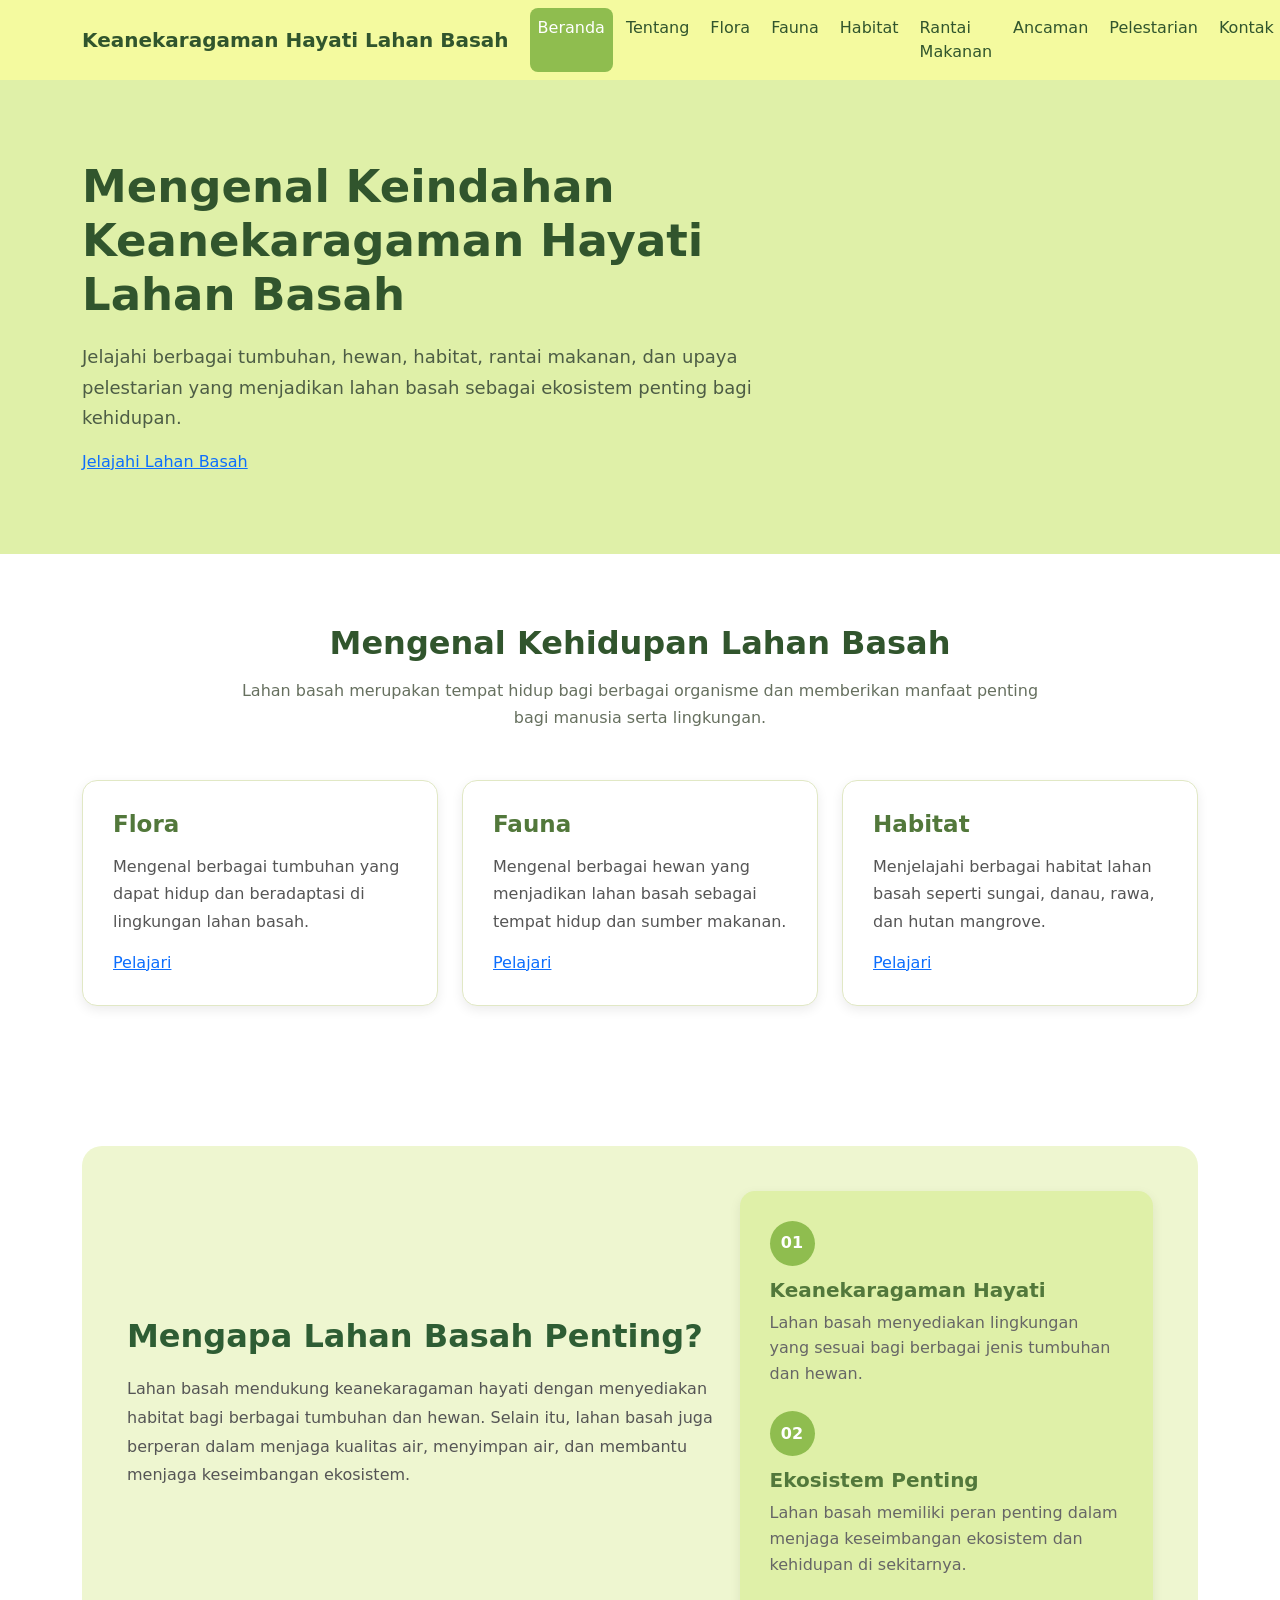
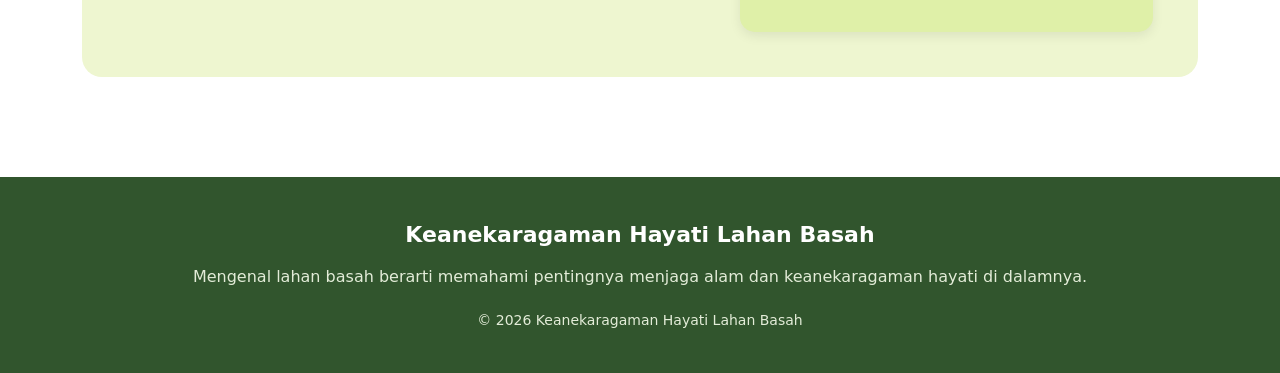
<file: Project Pemweb kel 10/index.html>
<!DOCTYPE html>
<html lang="id">
<head>
    <meta charset="UTF-8">
    <meta name="viewport" content="width=device-width, initial-scale=1.0">
    <title>Keanekaragaman Hayati Lahan Basah</title>
    <link rel="stylesheet" href="pemweb.css">
    <link href="https://cdn.jsdelivr.net/npm/bootstrap@5.3.3/dist/css/bootstrap.min.css" rel="stylesheet">
</head>

<body>
<nav class="navbar navbar-expand-lg navbar-custom">
    <div class="container">
        <a class="navbar-brand brand" href="index.html">
            Keanekaragaman Hayati Lahan Basah
        </a>

        <div class="navbar-nav ms-auto">
            <a class="nav-link active" href="index.html">Beranda</a>
            <a class="nav-link" href="tentang.html">Tentang</a>
            <a class="nav-link" href="flora.html">Flora</a>
            <a class="nav-link" href="fauna.html">Fauna</a>
            <a class="nav-link" href="habitat.html">Habitat</a>
            <a class="nav-link" href="rantaimakanan.html">Rantai Makanan</a>
            <a class="nav-link" href="ancaman.html">Ancaman</a>
            <a class="nav-link" href="pelestarian.html">Pelestarian</a>
            <a class="nav-link" href="kontak.html">Kontak</a>
        </div>
    </div>
</nav>

<section class="hero">
    <div class="container">
        <div class="row">
            <div class="col-lg-8">

                <h1>
                    Mengenal Keindahan Keanekaragaman Hayati Lahan Basah
                </h1>

                <p>
                    Jelajahi berbagai tumbuhan, hewan, habitat, rantai makanan,
                    dan upaya pelestarian yang menjadikan lahan basah sebagai
                    ekosistem penting bagi kehidupan.
                </p>

                <a href="tentang.html" class="btn-pastel">
                    Jelajahi Lahan Basah
                </a>

            </div>
        </div>
    </div>
</section>

<section class="section">
    <div class="container">

        <div class="text-center mb-5">

            <h2 class="section-title">
                Mengenal Kehidupan Lahan Basah
            </h2>

            <p class="section-subtitle">
                Lahan basah merupakan tempat hidup bagi berbagai organisme
                dan memberikan manfaat penting bagi manusia serta lingkungan.
            </p>

        </div>

        <div class="row g-4">

            <div class="col-md-4">

                <div class="info-card">

                    <h3>Flora</h3>

                    <p>
                        Mengenal berbagai tumbuhan yang dapat hidup dan
                        beradaptasi di lingkungan lahan basah.
                    </p>

                    <a href="flora.html" class="btn-pastel">
                        Pelajari
                    </a>

                </div>

            </div>

            <div class="col-md-4">

                <div class="info-card">

                    <h3>Fauna</h3>

                    <p>
                        Mengenal berbagai hewan yang menjadikan lahan basah
                        sebagai tempat hidup dan sumber makanan.
                    </p>

                    <a href="fauna.html" class="btn-pastel">
                        Pelajari
                    </a>

                </div>

            </div>

            <div class="col-md-4">

                <div class="info-card">

                    <h3>Habitat</h3>

                    <p>
                        Menjelajahi berbagai habitat lahan basah seperti
                        sungai, danau, rawa, dan hutan mangrove.
                    </p>

                    <a href="habitat.html" class="btn-pastel">
                        Pelajari
                    </a>

                </div>

            </div>

        </div>

    </div>
</section>

<section class="section">

    <div class="container">

        <div class="soft-box">

            <div class="row align-items-center">

                <div class="col-lg-7">

                    <h2>
                        Mengapa Lahan Basah Penting?
                    </h2>

                    <p>
                        Lahan basah mendukung keanekaragaman hayati dengan
                        menyediakan habitat bagi berbagai tumbuhan dan hewan.
                        Selain itu, lahan basah juga berperan dalam menjaga
                        kualitas air, menyimpan air, dan membantu menjaga
                        keseimbangan ekosistem.
                    </p>

                </div>

                <div class="col-lg-5">

                    <div class="number-box">

                        <div class="number">
                            01
                        </div>

                        <h3>
                            Keanekaragaman Hayati
                        </h3>

                        <p>
                            Lahan basah menyediakan lingkungan yang sesuai
                            bagi berbagai jenis tumbuhan dan hewan.
                        </p>

                        <div class="number">
                            02
                        </div>

                        <h3>
                            Ekosistem Penting
                        </h3>

                        <p>
                            Lahan basah memiliki peran penting dalam menjaga
                            keseimbangan ekosistem dan kehidupan di sekitarnya.
                        </p>

                    </div>

                </div>

            </div>

        </div>

    </div>

</section>

<footer class="footer">

    <div class="container text-center">

        <h3>
            Keanekaragaman Hayati Lahan Basah
        </h3>

        <p>
            Mengenal lahan basah berarti memahami pentingnya menjaga
            alam dan keanekaragaman hayati di dalamnya.
        </p>

        <p class="small-note">
            © 2026 Keanekaragaman Hayati Lahan Basah
        </p>

    </div>

</footer>
</body>
</html>
</file>
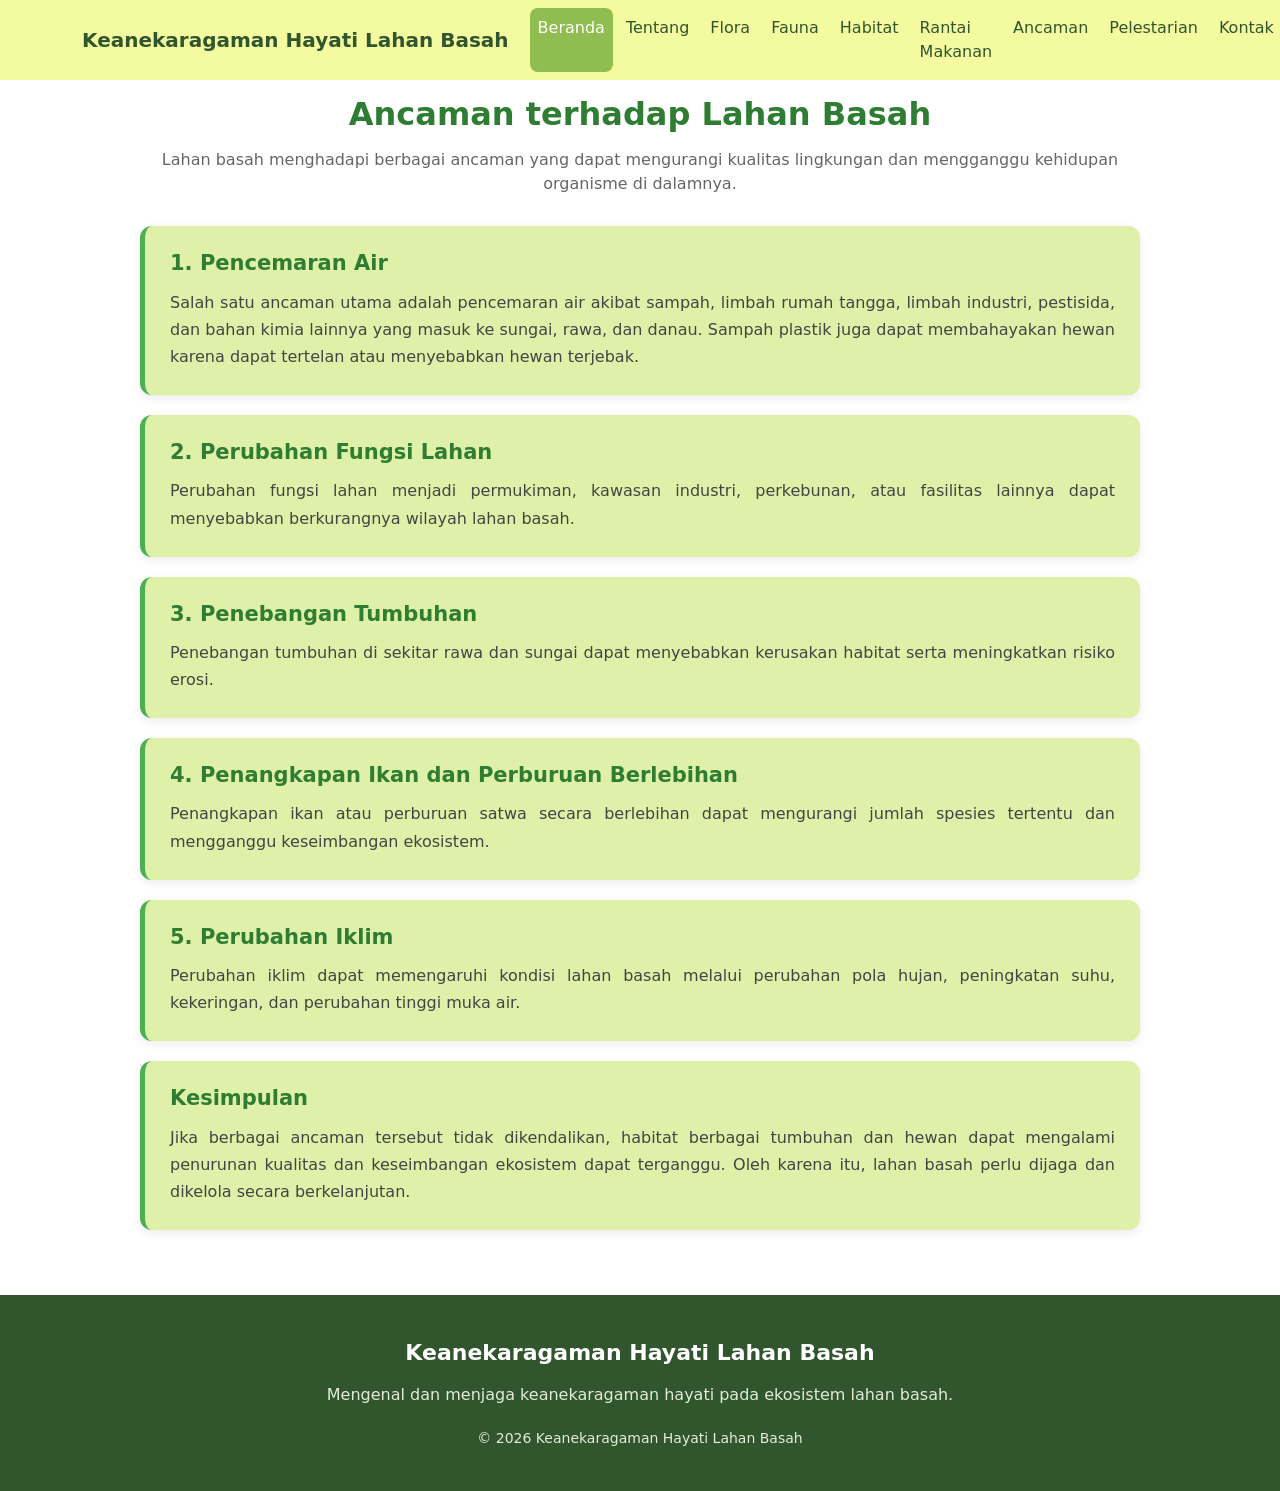
<file: Project Pemweb kel 10/ancaman.html>
<!DOCTYPE html>
<html lang="id">
<head>
    <meta charset="UTF-8">
    <meta name="viewport" content="width=device-width, initial-scale=1.0">
    <title>Ancaman - Keanekaragaman Hayati Lahan Basah</title>
    <link rel="stylesheet" href="pemweb.css">
    <link href="https://cdn.jsdelivr.net/npm/bootstrap@5.3.3/dist/css/bootstrap.min.css" rel="stylesheet">
</head>
<body>
<nav class="navbar navbar-expand-lg navbar-custom">
    <div class="container">
        <a class="navbar-brand brand" href="index.html">
            Keanekaragaman Hayati Lahan Basah
        </a>
        <div class="navbar-nav ms-auto">
            <a class="nav-link active" href="index.html">Beranda</a>
            <a class="nav-link" href="tentang.html">Tentang</a>
            <a class="nav-link" href="flora.html">Flora</a>
            <a class="nav-link" href="fauna.html">Fauna</a>
            <a class="nav-link" href="habitat.html">Habitat</a>
            <a class="nav-link" href="rantaimakanan.html">Rantai Makanan</a>
            <a class="nav-link" href="ancaman.html">Ancaman</a>
            <a class="nav-link" href="pelestarian.html">Pelestarian</a>
            <a class="nav-link" href="kontak.html">Kontak</a>
        </div>
    </div>
</nav>
<main>
        <section class="materi">
            <h2>Ancaman terhadap Lahan Basah</h2>
            <p>
                Lahan basah menghadapi berbagai ancaman yang dapat mengurangi
                kualitas lingkungan dan mengganggu kehidupan organisme di
                dalamnya.
            </p>

            <div class="ancaman">
                <h3>1. Pencemaran Air</h3>
                <p>
                    Salah satu ancaman utama adalah pencemaran air akibat
                    sampah, limbah rumah tangga, limbah industri, pestisida,
                    dan bahan kimia lainnya yang masuk ke sungai, rawa, dan
                    danau. Sampah plastik juga dapat membahayakan hewan karena
                    dapat tertelan atau menyebabkan hewan terjebak.
                </p>
            </div>

            <div class="ancaman">
                <h3>2. Perubahan Fungsi Lahan</h3>
                <p>
                    Perubahan fungsi lahan menjadi permukiman, kawasan
                    industri, perkebunan, atau fasilitas lainnya dapat
                    menyebabkan berkurangnya wilayah lahan basah.
                </p>
            </div>

            <div class="ancaman">
                <h3>3. Penebangan Tumbuhan</h3>
                <p>
                    Penebangan tumbuhan di sekitar rawa dan sungai dapat
                    menyebabkan kerusakan habitat serta meningkatkan risiko
                    erosi.
                </p>
            </div>

            <div class="ancaman">
                <h3>4. Penangkapan Ikan dan Perburuan Berlebihan</h3>
                <p>
                    Penangkapan ikan atau perburuan satwa secara berlebihan
                    dapat mengurangi jumlah spesies tertentu dan mengganggu
                    keseimbangan ekosistem.
                </p>
            </div>

            <div class="ancaman">
                <h3>5. Perubahan Iklim</h3>
                <p>
                    Perubahan iklim dapat memengaruhi kondisi lahan basah
                    melalui perubahan pola hujan, peningkatan suhu, kekeringan,
                    dan perubahan tinggi muka air.
                </p>
            </div>

            <div class="ancaman">
                <h3>Kesimpulan</h3>
                <p>
                    Jika berbagai ancaman tersebut tidak dikendalikan, habitat
                    berbagai tumbuhan dan hewan dapat mengalami penurunan
                    kualitas dan keseimbangan ekosistem dapat terganggu.
                    Oleh karena itu, lahan basah perlu dijaga dan dikelola
                    secara berkelanjutan.
                </p>
            </div>

        </section>
    </main>

    <footer  class="footer">
        <div class="container text-center">

            <h3>
                Keanekaragaman Hayati Lahan Basah
            </h3>

            <p>
                Mengenal dan menjaga keanekaragaman hayati
                pada ekosistem lahan basah.
            </p>

            <p class="small-note">
                © 2026 Keanekaragaman Hayati Lahan Basah
            </p>

        </div>
    </footer>

</body>
</html>
</file>
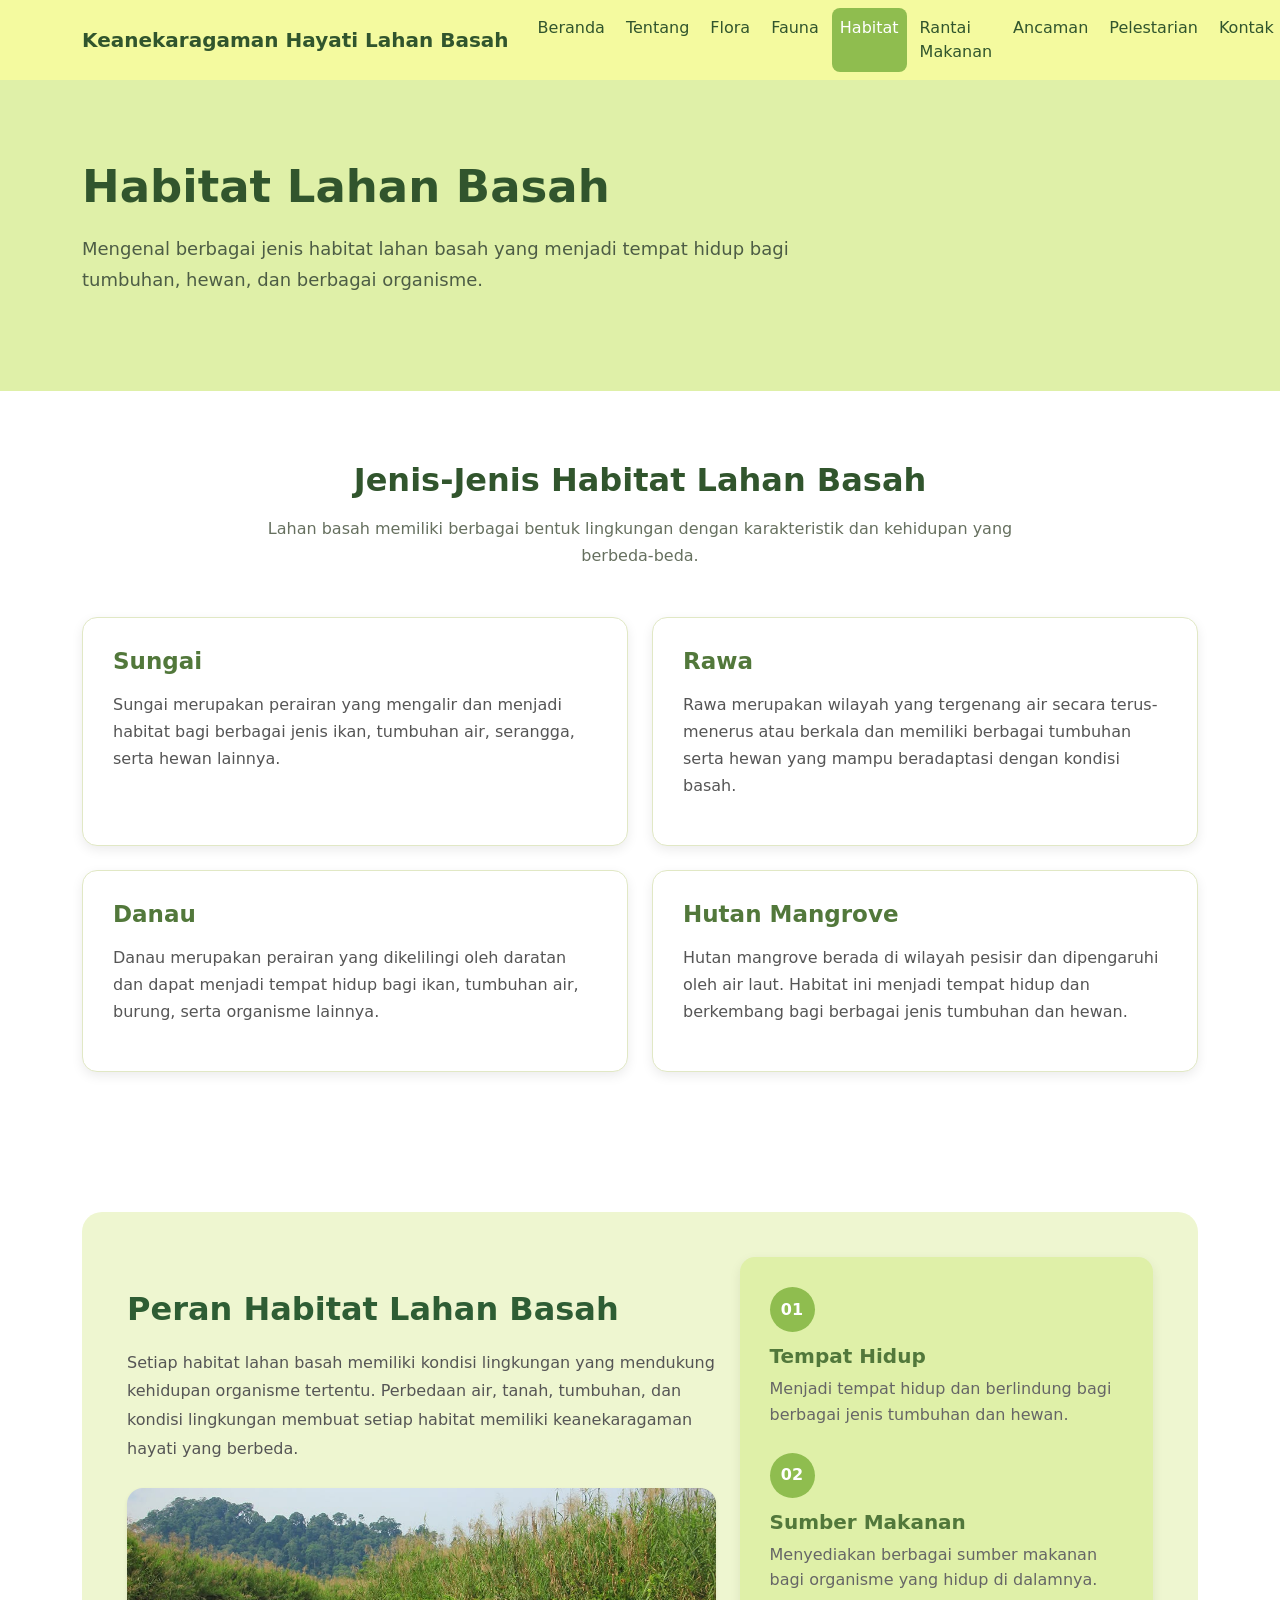
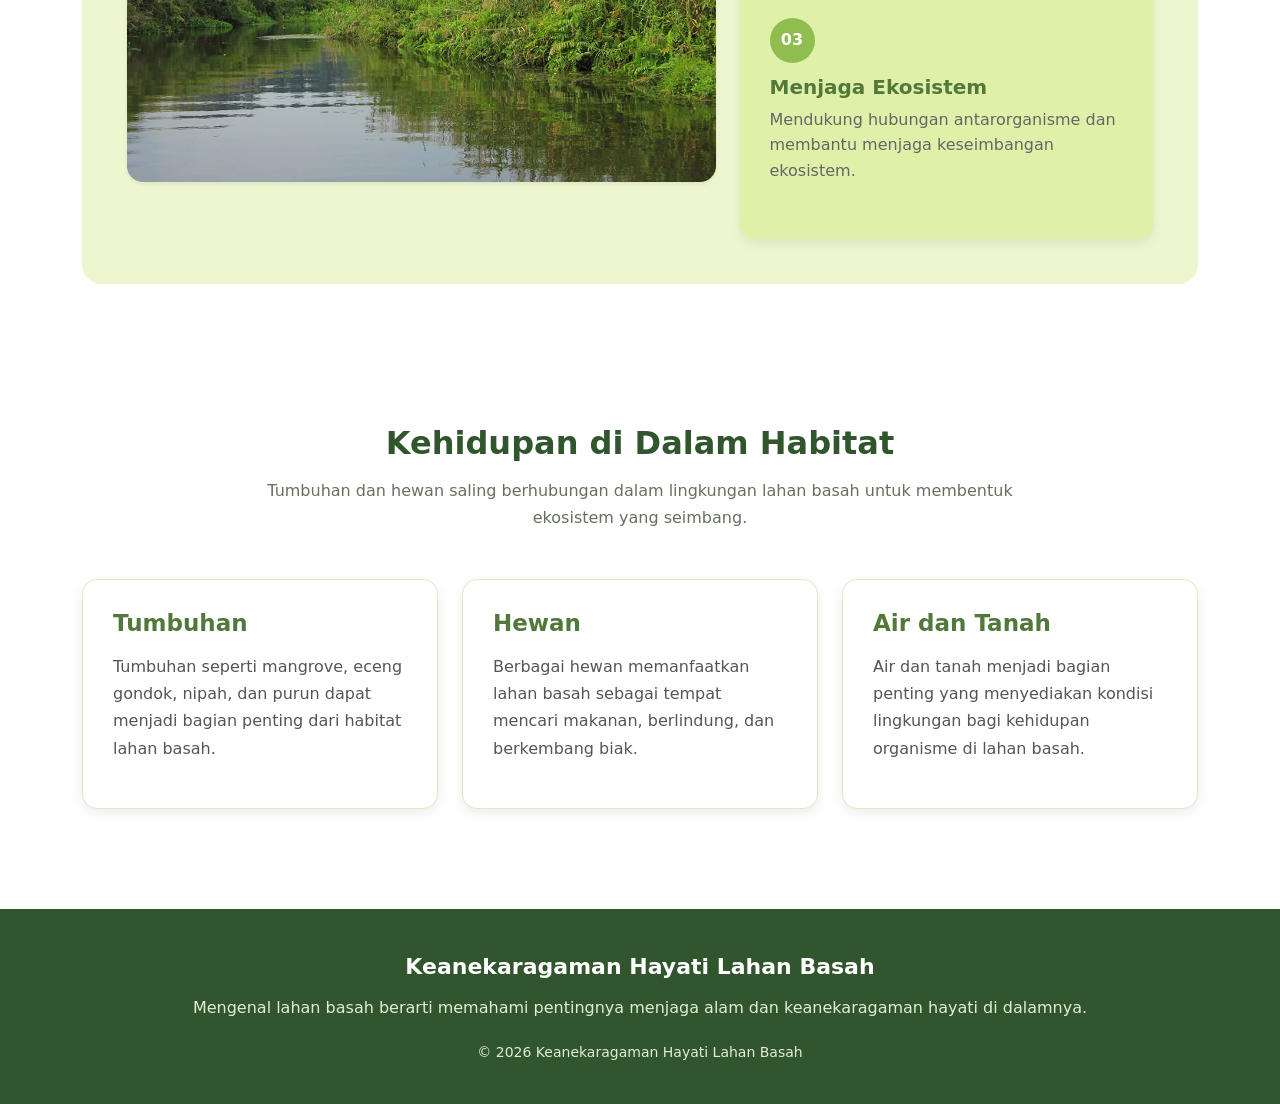
<file: Project Pemweb kel 10/habitat.html>
<!DOCTYPE html>
<html lang="id">
<head>
    <meta charset="UTF-8">
    <meta name="viewport" content="width=device-width, initial-scale=1.0">
    <title>Habitat Lahan Basah</title>
    <link rel="stylesheet" href="pemweb.css">
    <link href="https://cdn.jsdelivr.net/npm/bootstrap@5.3.3/dist/css/bootstrap.min.css" rel="stylesheet">
</head>

<body>

<nav class="navbar navbar-expand-lg navbar-custom">
    <div class="container">
        <a class="navbar-brand brand" href="index.html">
            Keanekaragaman Hayati Lahan Basah
        </a>

        <div class="navbar-nav ms-auto">
            <a class="nav-link" href="index.html">Beranda</a>
            <a class="nav-link" href="tentang.html">Tentang</a>
            <a class="nav-link" href="flora.html">Flora</a>
            <a class="nav-link" href="fauna.html">Fauna</a>
            <a class="nav-link active" href="habitat.html">Habitat</a>
            <a class="nav-link" href="rantaimakanan.html">Rantai Makanan</a>
            <a class="nav-link" href="ancaman.html">Ancaman</a>
            <a class="nav-link" href="pelestarian.html">Pelestarian</a>
            <a class="nav-link" href="kontak.html">Kontak</a>
        </div>
    </div>
</nav>

<section class="hero">
    <div class="container">
        <div class="row">
            <div class="col-lg-8">
                <h1>
                    Habitat Lahan Basah
                </h1>
                <p>
                    Mengenal berbagai jenis habitat lahan basah yang menjadi
                    tempat hidup bagi tumbuhan, hewan, dan berbagai organisme.
                </p>
            </div>
        </div>
    </div>
</section>

<section class="section">
    <div class="container">
        <div class="text-center mb-5">
            <h2 class="section-title">
                Jenis-Jenis Habitat Lahan Basah
            </h2>
            <p class="section-subtitle">
                Lahan basah memiliki berbagai bentuk lingkungan dengan
                karakteristik dan kehidupan yang berbeda-beda.
            </p>
        </div>

        <div class="row g-4">

            <div class="col-md-6">
                <div class="info-card">
                    <h3>Sungai</h3>
                    <p>
                        Sungai merupakan perairan yang mengalir dan menjadi
                        habitat bagi berbagai jenis ikan, tumbuhan air,
                        serangga, serta hewan lainnya.
                    </p>
                </div>
            </div>

            <div class="col-md-6">
                <div class="info-card">
                    <h3>Rawa</h3>
                    <p>
                        Rawa merupakan wilayah yang tergenang air secara
                        terus-menerus atau berkala dan memiliki berbagai
                        tumbuhan serta hewan yang mampu beradaptasi dengan
                        kondisi basah.
                    </p>
                </div>
            </div>

            <div class="col-md-6">
                <div class="info-card">
                    <h3>Danau</h3>
                    <p>
                        Danau merupakan perairan yang dikelilingi oleh daratan
                        dan dapat menjadi tempat hidup bagi ikan, tumbuhan air,
                        burung, serta organisme lainnya.
                    </p>
                </div>
            </div>

            <div class="col-md-6">
                <div class="info-card">
                    <h3>Hutan Mangrove</h3>
                    <p>
                        Hutan mangrove berada di wilayah pesisir dan dipengaruhi
                        oleh air laut. Habitat ini menjadi tempat hidup dan
                        berkembang bagi berbagai jenis tumbuhan dan hewan.
                    </p>
                </div>
            </div>

        </div>
    </div>
</section>

<section class="section">
    <div class="container">
        <div class="soft-box">
            <div class="row align-items-center g-4">

                <div class="col-lg-7">
                    <h2>
                        Peran Habitat Lahan Basah
                    </h2>
                    <p>
                        Setiap habitat lahan basah memiliki kondisi lingkungan
                        yang mendukung kehidupan organisme tertentu. Perbedaan
                        air, tanah, tumbuhan, dan kondisi lingkungan membuat
                        setiap habitat memiliki keanekaragaman hayati yang
                        berbeda.
                    </p>

                    <!-- Foto Habitat Lahan Basah -->
                    <div class="my-4 text-center">
                        <img src="habitat.jpeg" class="img-fluid rounded-4 shadow-sm" alt="Foto Habitat Lahan Basah">
                    </div>
                </div>

                <div class="col-lg-5">
                    <div class="number-box">

                        <div class="number">
                            01
                        </div>
                        <h3>
                            Tempat Hidup
                        </h3>
                        <p>
                            Menjadi tempat hidup dan berlindung bagi berbagai
                            jenis tumbuhan dan hewan.
                        </p>

                        <div class="number">
                            02
                        </div>
                        <h3>
                            Sumber Makanan
                        </h3>
                        <p>
                            Menyediakan berbagai sumber makanan bagi organisme
                            yang hidup di dalamnya.
                        </p>

                        <div class="number">
                            03
                        </div>
                        <h3>
                            Menjaga Ekosistem
                        </h3>
                        <p>
                            Mendukung hubungan antarorganisme dan membantu
                            menjaga keseimbangan ekosistem.
                        </p>

                    </div>
                </div>

            </div>
        </div>
    </div>
</section>

<section class="section">
    <div class="container">

        <div class="text-center mb-5">
            <h2 class="section-title">
                Kehidupan di Dalam Habitat
            </h2>
            <p class="section-subtitle">
                Tumbuhan dan hewan saling berhubungan dalam lingkungan lahan
                basah untuk membentuk ekosistem yang seimbang.
            </p>
        </div>

        <div class="row g-4">

            <div class="col-md-4">
                <div class="info-card">
                    <h3>Tumbuhan</h3>
                    <p>
                        Tumbuhan seperti mangrove, eceng gondok, nipah, dan
                        purun dapat menjadi bagian penting dari habitat lahan
                        basah.
                    </p>
                </div>
            </div>

            <div class="col-md-4">
                <div class="info-card">
                    <h3>Hewan</h3>
                    <p>
                        Berbagai hewan memanfaatkan lahan basah sebagai tempat
                        mencari makanan, berlindung, dan berkembang biak.
                    </p>
                </div>
            </div>

            <div class="col-md-4">
                <div class="info-card">
                    <h3>Air dan Tanah</h3>
                    <p>
                        Air dan tanah menjadi bagian penting yang menyediakan
                        kondisi lingkungan bagi kehidupan organisme di lahan
                        basah.
                    </p>
                </div>
            </div>

        </div>

    </div>
</section>

<footer class="footer">
    <div class="container text-center">
        <h3>
            Keanekaragaman Hayati Lahan Basah
        </h3>
        <p>
            Mengenal lahan basah berarti memahami pentingnya menjaga
            alam dan keanekaragaman hayati di dalamnya.
        </p>
        <p class="small-note">
            © 2026 Keanekaragaman Hayati Lahan Basah
        </p>
    </div>
</footer>

</body>
</html>
</file>
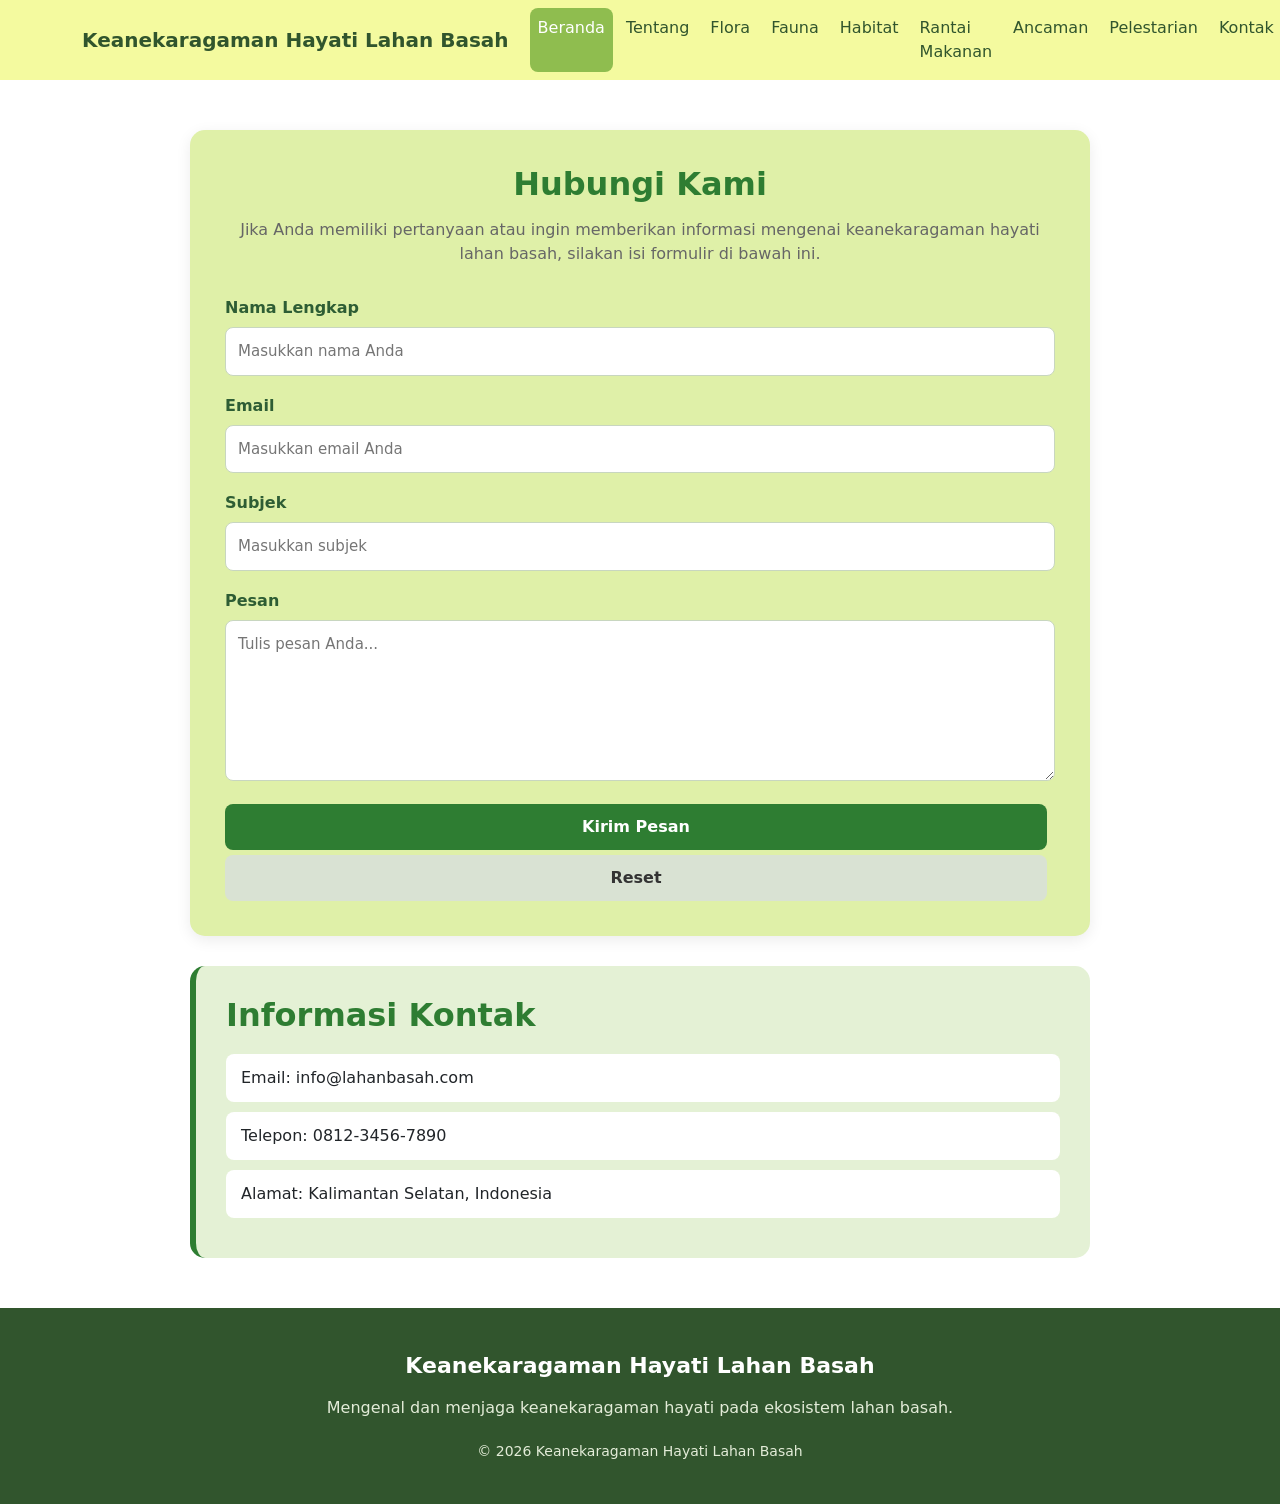
<file: Project Pemweb kel 10/kontak.html>
<!DOCTYPE html>
<html lang="id">
<head>
    <meta charset="UTF-8">
    <meta name="viewport" content="width=device-width, initial-scale=1.0">
    <title>Kontak - Keanekaragaman Hayati Lahan Basah</title>
    <link rel="stylesheet" href="pemweb.css">
    <link href="https://cdn.jsdelivr.net/npm/bootstrap@5.3.3/dist/css/bootstrap.min.css" rel="stylesheet">
</head>
<body>
<nav class="navbar navbar-expand-lg navbar-custom">
    <div class="container">
        <a class="navbar-brand brand" href="index.html">
            Keanekaragaman Hayati Lahan Basah
        </a>
        <div class="navbar-nav ms-auto">
            <a class="nav-link active" href="index.html">Beranda</a>
            <a class="nav-link" href="tentang.html">Tentang</a>
            <a class="nav-link" href="flora.html">Flora</a>
            <a class="nav-link" href="fauna.html">Fauna</a>
            <a class="nav-link" href="habitat.html">Habitat</a>
            <a class="nav-link" href="rantaimakanan.html">Rantai Makanan</a>
            <a class="nav-link" href="ancaman.html">Ancaman</a>
            <a class="nav-link" href="pelestarian.html">Pelestarian</a>
            <a class="nav-link" href="kontak.html">Kontak</a>
        </div>
    </div>
</nav>
<main>
    <section class="kontak">
        <h2>Hubungi Kami</h2>
        <p>
            Jika Anda memiliki pertanyaan atau ingin memberikan informasi
            mengenai keanekaragaman hayati lahan basah, silakan isi formulir
            di bawah ini.
        </p>

        <form>
            <label for="nama">Nama Lengkap</label>
            <input type="text" id="nama" name="nama" placeholder="Masukkan nama Anda" required>

            <label for="email">Email</label>
            <input type="email" id="email" name="email" placeholder="Masukkan email Anda" required>

            <label for="subjek">Subjek</label>
            <input type="text" id="subjek" name="subjek" placeholder="Masukkan subjek" required>

            <label for="pesan">Pesan</label>
            <textarea id="pesan" name="pesan" rows="6" placeholder="Tulis pesan Anda..." required></textarea>

            <button type="submit">Kirim Pesan</button>
            <button type="reset">Reset</button>
        </form>
    </section>

    <section class="informasi-kontak">
        <h2>Informasi Kontak</h2>
        <p>Email: info@lahanbasah.com</p>
        <p>Telepon: 0812-3456-7890</p>
        <p>Alamat: Kalimantan Selatan, Indonesia</p>
    </section>
</main>

<footer class="footer">

    <div class="container text-center">

        <h3>
            Keanekaragaman Hayati Lahan Basah
        </h3>

        <p>
            Mengenal dan menjaga keanekaragaman hayati
            pada ekosistem lahan basah.
        </p>

        <p class="small-note">
            © 2026 Keanekaragaman Hayati Lahan Basah
        </p>

    </div>

</footer>

</body>
</html>
</file>
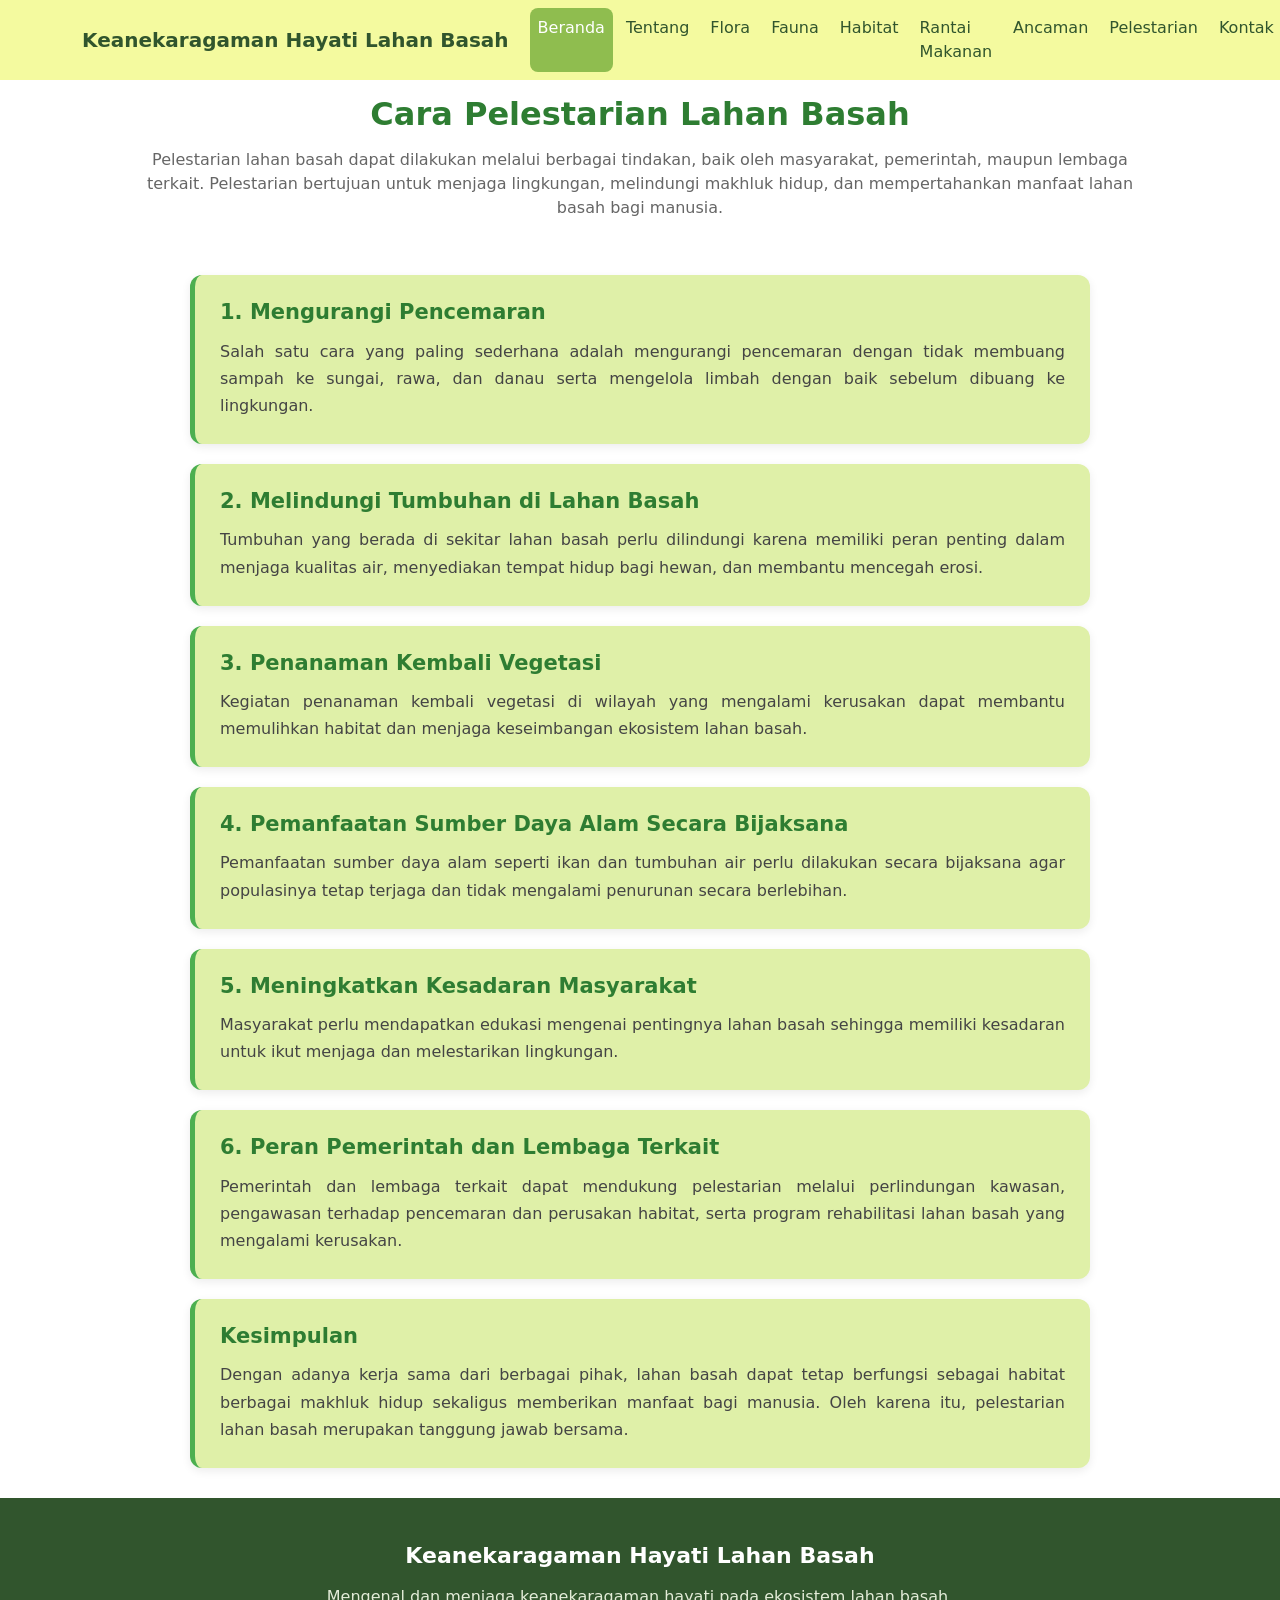
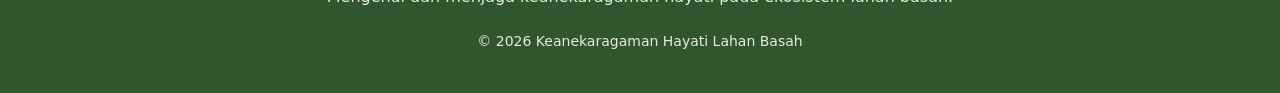
<file: Project Pemweb kel 10/pelestarian.html>
<!DOCTYPE html>
<html lang="id">
<head>
    <meta charset="UTF-8">
    <meta name="viewport" content="width=device-width, initial-scale=1.0">
    <title>Pelestarian - Keanekaragaman Hayati Lahan Basah</title>
    <link rel="stylesheet" href="pemweb.css">
    <link href="https://cdn.jsdelivr.net/npm/bootstrap@5.3.3/dist/css/bootstrap.min.css" rel="stylesheet">
</head>
<body>
<nav class="navbar navbar-expand-lg navbar-custom">
    <div class="container">
        <a class="navbar-brand brand" href="index.html">
            Keanekaragaman Hayati Lahan Basah
        </a>
        <div class="navbar-nav ms-auto">
            <a class="nav-link active" href="index.html">Beranda</a>
            <a class="nav-link" href="tentang.html">Tentang</a>
            <a class="nav-link" href="flora.html">Flora</a>
            <a class="nav-link" href="fauna.html">Fauna</a>
            <a class="nav-link" href="habitat.html">Habitat</a>
            <a class="nav-link" href="rantaimakanan.html">Rantai Makanan</a>
            <a class="nav-link" href="ancaman.html">Ancaman</a>
            <a class="nav-link" href="pelestarian.html">Pelestarian</a>
            <a class="nav-link" href="kontak.html">Kontak</a>
        </div>
    </div>
</nav>
<main>
    <section class="materi">
        <h2>Cara Pelestarian Lahan Basah</h2>
        <p>
            Pelestarian lahan basah dapat dilakukan melalui berbagai
            tindakan, baik oleh masyarakat, pemerintah, maupun lembaga
            terkait. Pelestarian bertujuan untuk menjaga lingkungan,
             melindungi makhluk hidup, dan mempertahankan manfaat lahan
            basah bagi manusia.
        </p>
                
    </section>

        <div class="pelestarian">
            <h3>1. Mengurangi Pencemaran</h3>
            <p>
                Salah satu cara yang paling sederhana adalah mengurangi
                pencemaran dengan tidak membuang sampah ke sungai, rawa,
                dan danau serta mengelola limbah dengan baik sebelum
                dibuang ke lingkungan.
            </p>
        </div>

        <div class="pelestarian">
            <h3>2. Melindungi Tumbuhan di Lahan Basah</h3>
            <p>
                Tumbuhan yang berada di sekitar lahan basah perlu
                dilindungi karena memiliki peran penting dalam menjaga
                kualitas air, menyediakan tempat hidup bagi hewan, dan
                membantu mencegah erosi.
            </p>
        </div>

        <div class="pelestarian">
            <h3>3. Penanaman Kembali Vegetasi</h3>
            <p>
                Kegiatan penanaman kembali vegetasi di wilayah yang
                mengalami kerusakan dapat membantu memulihkan habitat dan
                menjaga keseimbangan ekosistem lahan basah.
            </p>
        </div>

        <div class="pelestarian">
            <h3>4. Pemanfaatan Sumber Daya Alam Secara Bijaksana</h3>
            <p>
                Pemanfaatan sumber daya alam seperti ikan dan tumbuhan air
                perlu dilakukan secara bijaksana agar populasinya tetap
                terjaga dan tidak mengalami penurunan secara berlebihan.
            </p>
        </div>

        <div class="pelestarian">
            <h3>5. Meningkatkan Kesadaran Masyarakat</h3>
            <p>
                Masyarakat perlu mendapatkan edukasi mengenai pentingnya
                lahan basah sehingga memiliki kesadaran untuk ikut menjaga
                dan melestarikan lingkungan.
            </p>
        </div>

        <div class="pelestarian">
            <h3>6. Peran Pemerintah dan Lembaga Terkait</h3>
            <p>
                Pemerintah dan lembaga terkait dapat mendukung pelestarian
                melalui perlindungan kawasan, pengawasan terhadap
                pencemaran dan perusakan habitat, serta program rehabilitasi
                lahan basah yang mengalami kerusakan.
            </p>
        </div>

        <div class="pelestarian">
            <h3>Kesimpulan</h3>
            <p>
                Dengan adanya kerja sama dari berbagai pihak, lahan basah
                dapat tetap berfungsi sebagai habitat berbagai makhluk
                hidup sekaligus memberikan manfaat bagi manusia. Oleh
                karena itu, pelestarian lahan basah merupakan tanggung
                jawab bersama.
            </p>
        </div>

    </section>
</main>
<footer  class="footer">
    <div class="container text-center">

        <h3>
            Keanekaragaman Hayati Lahan Basah
        </h3>

        <p>
            Mengenal dan menjaga keanekaragaman hayati
            pada ekosistem lahan basah.
        </p>

        <p class="small-note">
            © 2026 Keanekaragaman Hayati Lahan Basah
        </p>

    </div>
</footer>

</body>
</html>
</file>
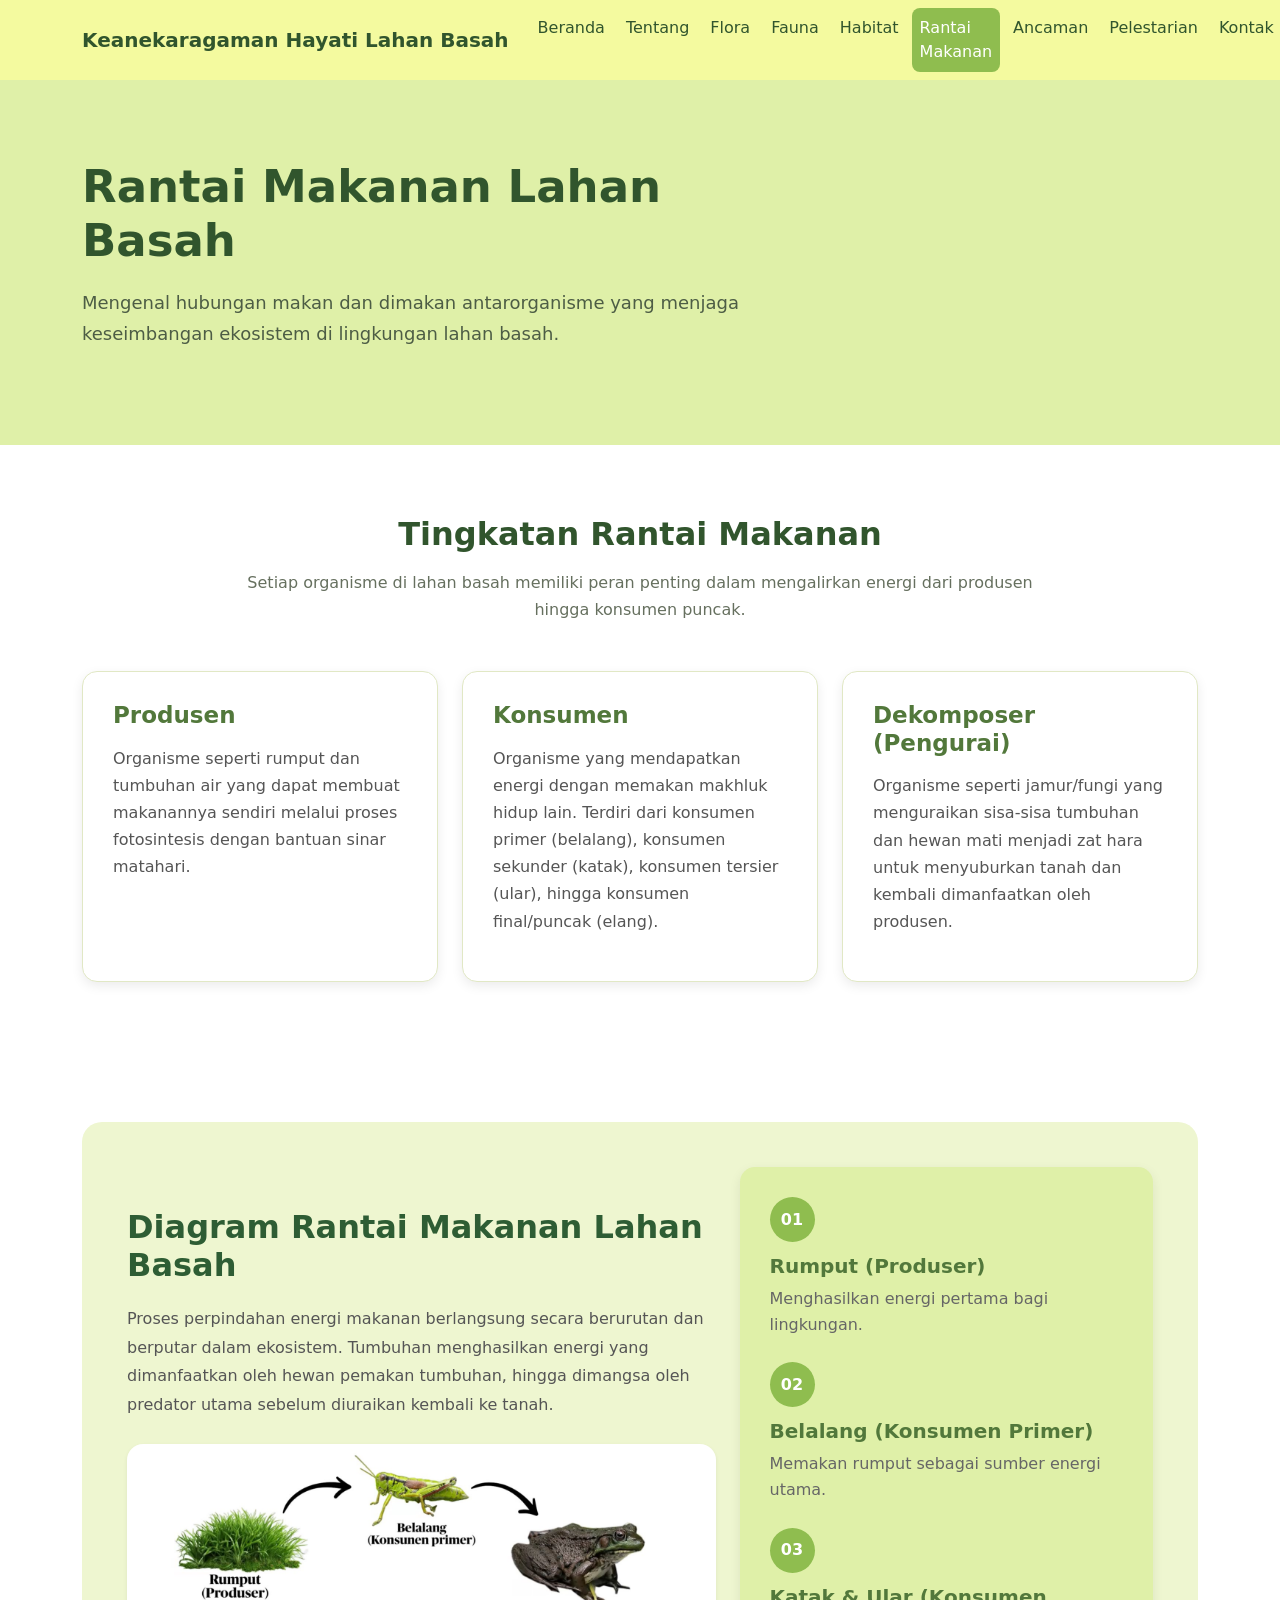
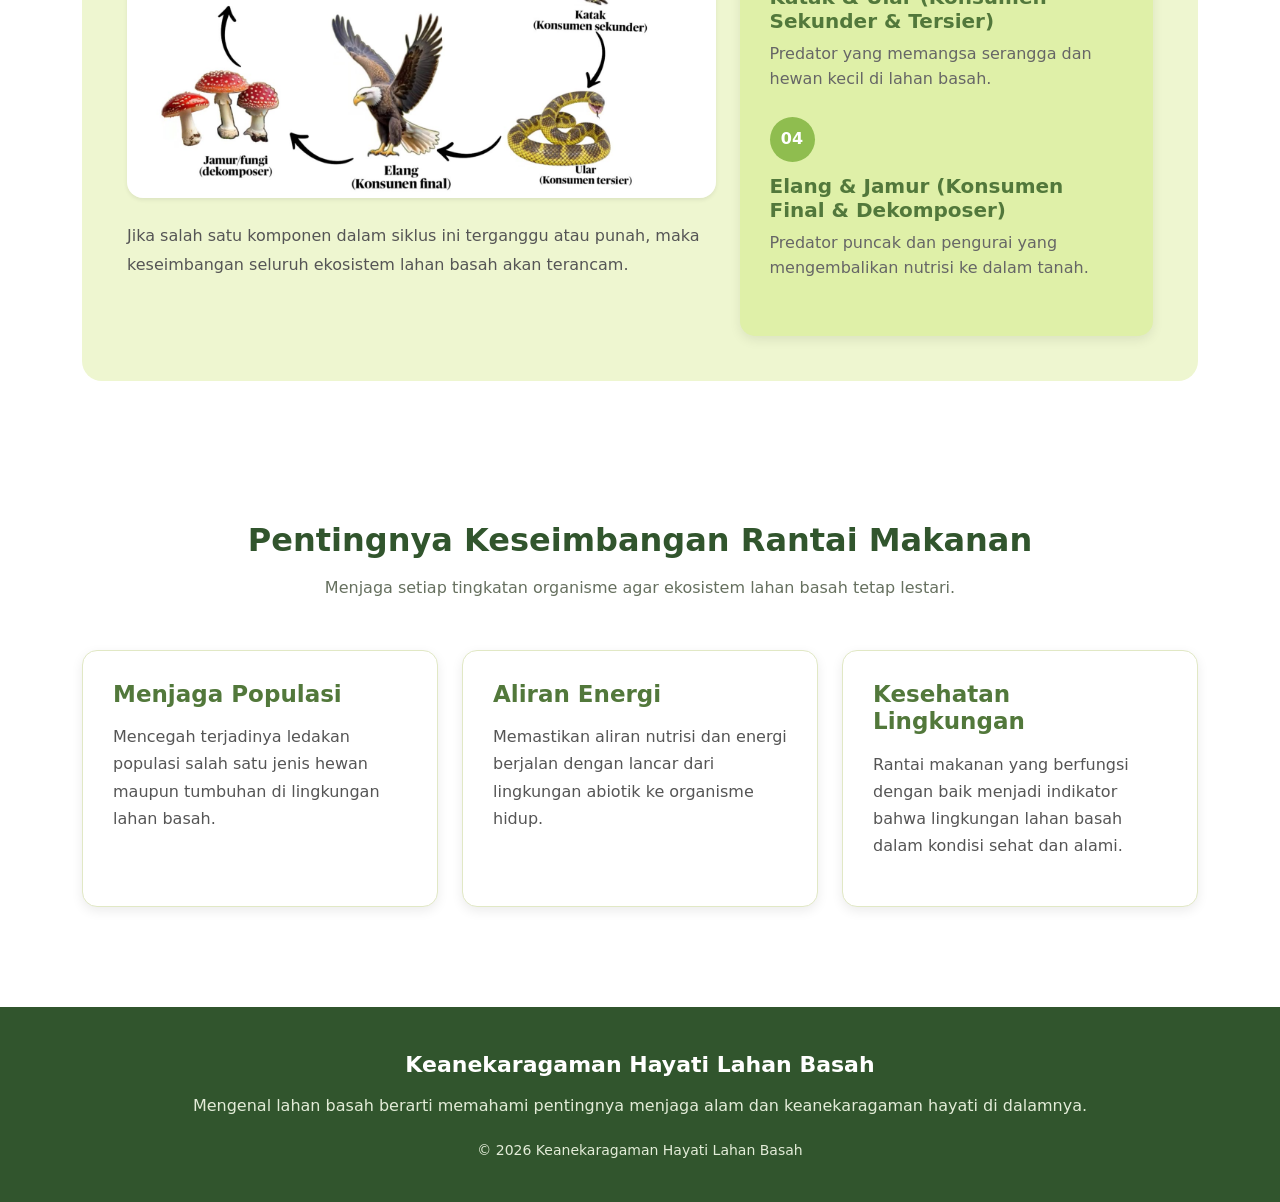
<file: Project Pemweb kel 10/rantaimakanan.html>
<!DOCTYPE html>
<html lang="id">
<head>
    <meta charset="UTF-8">
    <meta name="viewport" content="width=device-width, initial-scale=1.0">
    <title>Rantai Makanan Lahan Basah</title>
    <link rel="stylesheet" href="pemweb.css">
    <link href="https://cdn.jsdelivr.net/npm/bootstrap@5.3.3/dist/css/bootstrap.min.css" rel="stylesheet">
</head>

<body>

<nav class="navbar navbar-expand-lg navbar-custom">
    <div class="container">
        <a class="navbar-brand brand" href="index.html">
            Keanekaragaman Hayati Lahan Basah
        </a>

        <div class="navbar-nav ms-auto">
            <a class="nav-link" href="index.html">Beranda</a>
            <a class="nav-link" href="tentang.html">Tentang</a>
            <a class="nav-link" href="flora.html">Flora</a>
            <a class="nav-link" href="fauna.html">Fauna</a>
            <a class="nav-link" href="habitat.html">Habitat</a>
            <a class="nav-link active" href="rantaimakanan.html">Rantai Makanan</a>
            <a class="nav-link" href="ancaman.html">Ancaman</a>
            <a class="nav-link" href="pelestarian.html">Pelestarian</a>
            <a class="nav-link" href="kontak.html">Kontak</a>
        </div>
    </div>
</nav>

<section class="hero">
    <div class="container">
        <div class="row">
            <div class="col-lg-8">
                <h1>
                    Rantai Makanan Lahan Basah
                </h1>
                <p>
                    Mengenal hubungan makan dan dimakan antarorganisme yang 
                    menjaga keseimbangan ekosistem di lingkungan lahan basah.
                </p>
            </div>
        </div>
    </div>
</section>

<section class="section">
    <div class="container">
        <div class="text-center mb-5">
            <h2 class="section-title">
                Tingkatan Rantai Makanan
            </h2>
            <p class="section-subtitle">
                Setiap organisme di lahan basah memiliki peran penting dalam 
                mengalirkan energi dari produsen hingga konsumen puncak.
            </p>
        </div>

        <div class="row g-4">

            <div class="col-md-4">
                <div class="info-card">
                    <h3>Produsen</h3>
                    <p>
                        Organisme seperti rumput dan tumbuhan air yang dapat membuat 
                        makanannya sendiri melalui proses fotosintesis dengan bantuan 
                        sinar matahari.
                    </p>
                </div>
            </div>

            <div class="col-md-4">
                <div class="info-card">
                    <h3>Konsumen</h3>
                    <p>
                        Organisme yang mendapatkan energi dengan memakan makhluk hidup lain. 
                        Terdiri dari konsumen primer (belalang), konsumen sekunder (katak), 
                        konsumen tersier (ular), hingga konsumen final/puncak (elang).
                    </p>
                </div>
            </div>

            <div class="col-md-4">
                <div class="info-card">
                    <h3>Dekomposer (Pengurai)</h3>
                    <p>
                        Organisme seperti jamur/fungi yang menguraikan sisa-sisa tumbuhan 
                        dan hewan mati menjadi zat hara untuk menyuburkan tanah dan 
                        kembali dimanfaatkan oleh produsen.
                    </p>
                </div>
            </div>

        </div>
    </div>
</section>

<!-- SECTION DENGAN FOTO RANTAI MAKANAN -->
<section class="section">
    <div class="container">
        <div class="soft-box">
            <div class="row align-items-center g-4">

                <div class="col-lg-7">
                    <h2>
                        Diagram Rantai Makanan Lahan Basah
                    </h2>
                    <p>
                        Proses perpindahan energi makanan berlangsung secara berurutan dan berputar 
                        dalam ekosistem. Tumbuhan menghasilkan energi yang dimanfaatkan oleh hewan pemakan 
                        tumbuhan, hingga dimangsa oleh predator utama sebelum diuraikan kembali ke tanah.
                    </p>

                    <!-- Gambar Rantai Makanan dari user -->
                    <div class="my-4 text-center">
                        <img src="rantaimakanan.jpeg" class="img-fluid rounded-4 shadow-sm" alt="Diagram Rantai Makanan Lahan Basah">
                    </div>

                    <p>
                        Jika salah satu komponen dalam siklus ini terganggu atau punah, 
                        maka keseimbangan seluruh ekosistem lahan basah akan terancam.
                    </p>
                </div>

                <div class="col-lg-5">
                    <div class="number-box">

                        <div class="number">
                            01
                        </div>
                        <h3>
                            Rumput (Produser)
                        </h3>
                        <p>
                            Menghasilkan energi pertama bagi lingkungan.
                        </p>

                        <div class="number">
                            02
                        </div>
                        <h3>
                            Belalang (Konsumen Primer)
                        </h3>
                        <p>
                            Memakan rumput sebagai sumber energi utama.
                        </p>

                        <div class="number">
                            03
                        </div>
                        <h3>
                            Katak & Ular (Konsumen Sekunder & Tersier)
                        </h3>
                        <p>
                            Predator yang memangsa serangga dan hewan kecil di lahan basah.
                        </p>

                        <div class="number">
                            04
                        </div>
                        <h3>
                            Elang & Jamur (Konsumen Final & Dekomposer)
                        </h3>
                        <p>
                            Predator puncak dan pengurai yang mengembalikan nutrisi ke dalam tanah.
                        </p>

                    </div>
                </div>

            </div>
        </div>
    </div>
</section>

<section class="section">
    <div class="container">

        <div class="text-center mb-5">
            <h2 class="section-title">
                Pentingnya Keseimbangan Rantai Makanan
            </h2>
            <p class="section-subtitle">
                Menjaga setiap tingkatan organisme agar ekosistem lahan basah tetap lestari.
            </p>
        </div>

        <div class="row g-4">

            <div class="col-md-4">
                <div class="info-card">
                    <h3>Menjaga Populasi</h3>
                    <p>
                        Mencegah terjadinya ledakan populasi salah satu jenis hewan 
                        maupun tumbuhan di lingkungan lahan basah.
                    </p>
                </div>
            </div>

            <div class="col-md-4">
                <div class="info-card">
                    <h3>Aliran Energi</h3>
                    <p>
                        Memastikan aliran nutrisi dan energi berjalan dengan lancar 
                        dari lingkungan abiotik ke organisme hidup.
                    </p>
                </div>
            </div>

            <div class="col-md-4">
                <div class="info-card">
                    <h3>Kesehatan Lingkungan</h3>
                    <p>
                        Rantai makanan yang berfungsi dengan baik menjadi indikator 
                        bahwa lingkungan lahan basah dalam kondisi sehat dan alami.
                    </p>
                </div>
            </div>

        </div>

    </div>
</section>

<footer class="footer">
    <div class="container text-center">
        <h3>
            Keanekaragaman Hayati Lahan Basah
        </h3>
        <p>
            Mengenal lahan basah berarti memahami pentingnya menjaga
            alam dan keanekaragaman hayati di dalamnya.
        </p>
        <p class="small-note">
            © 2026 Keanekaragaman Hayati Lahan Basah
        </p>
    </div>
</footer>

</body>
</html>
</file>
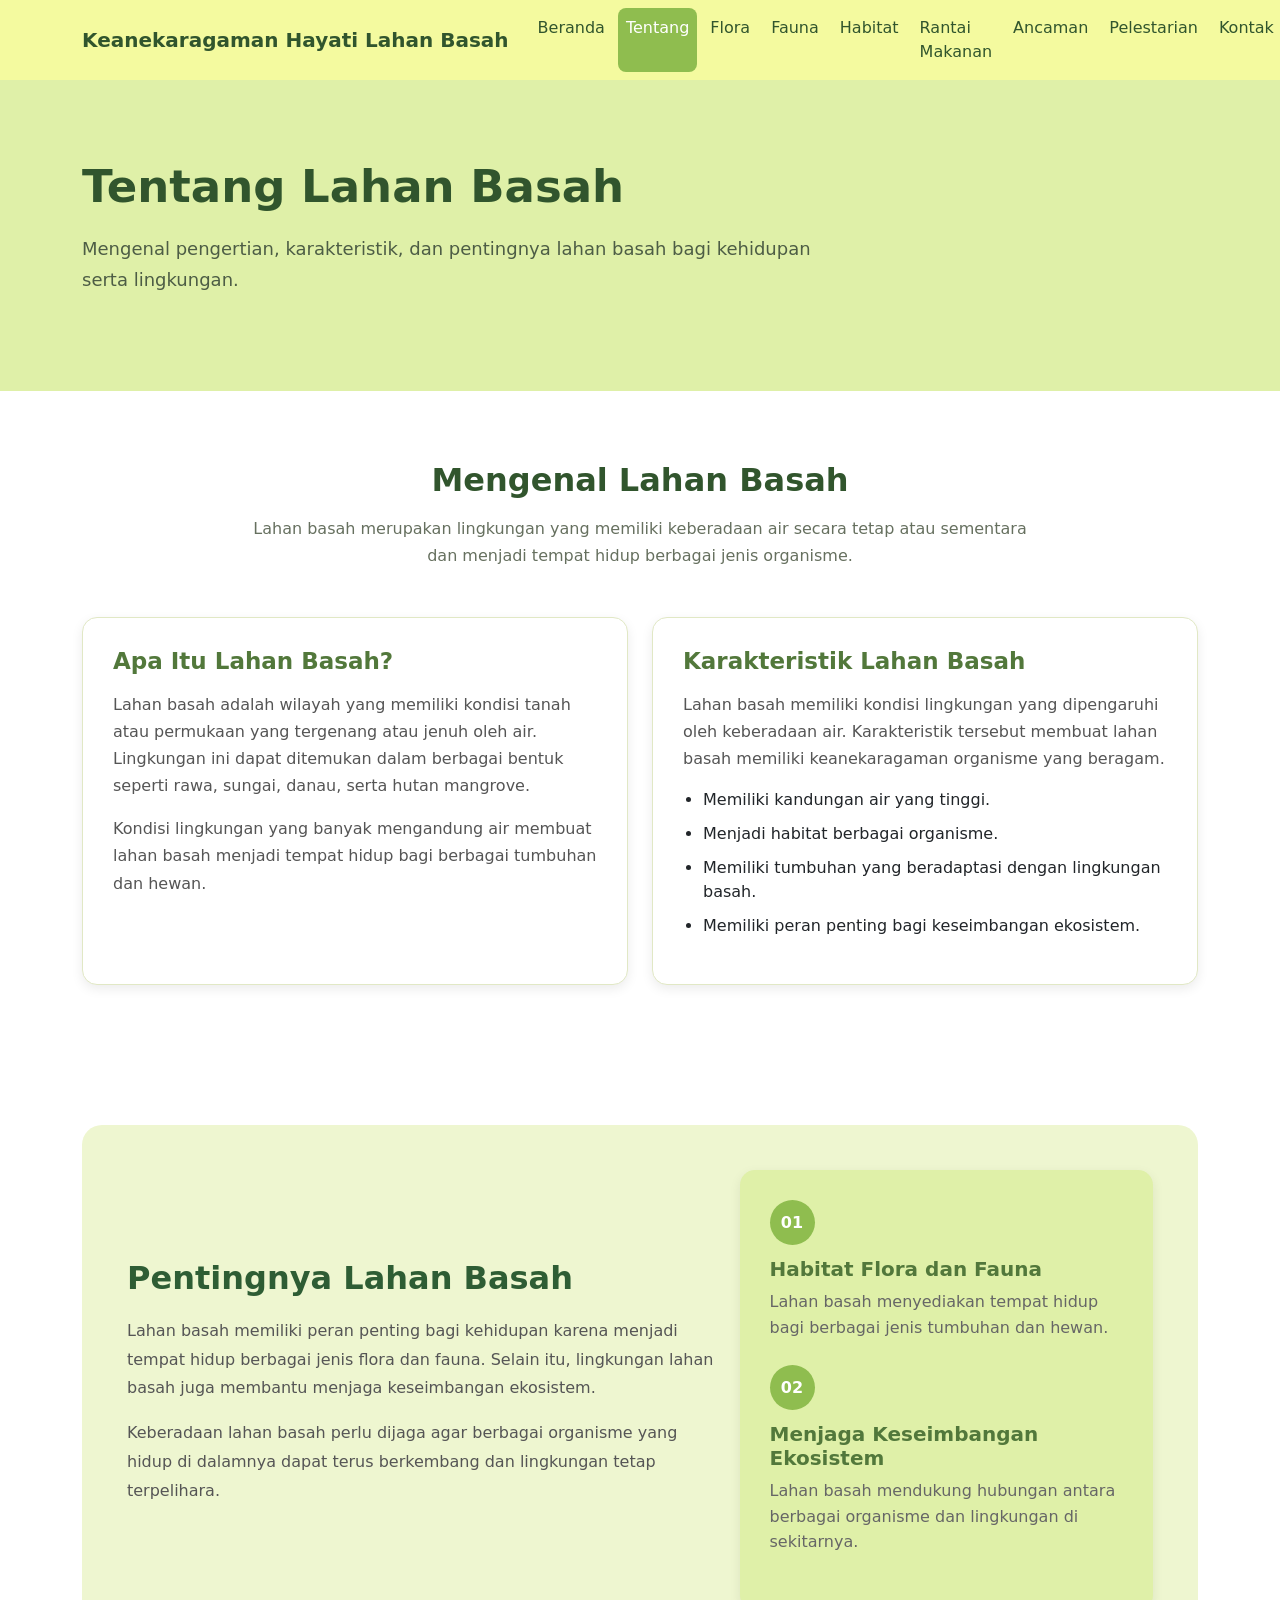
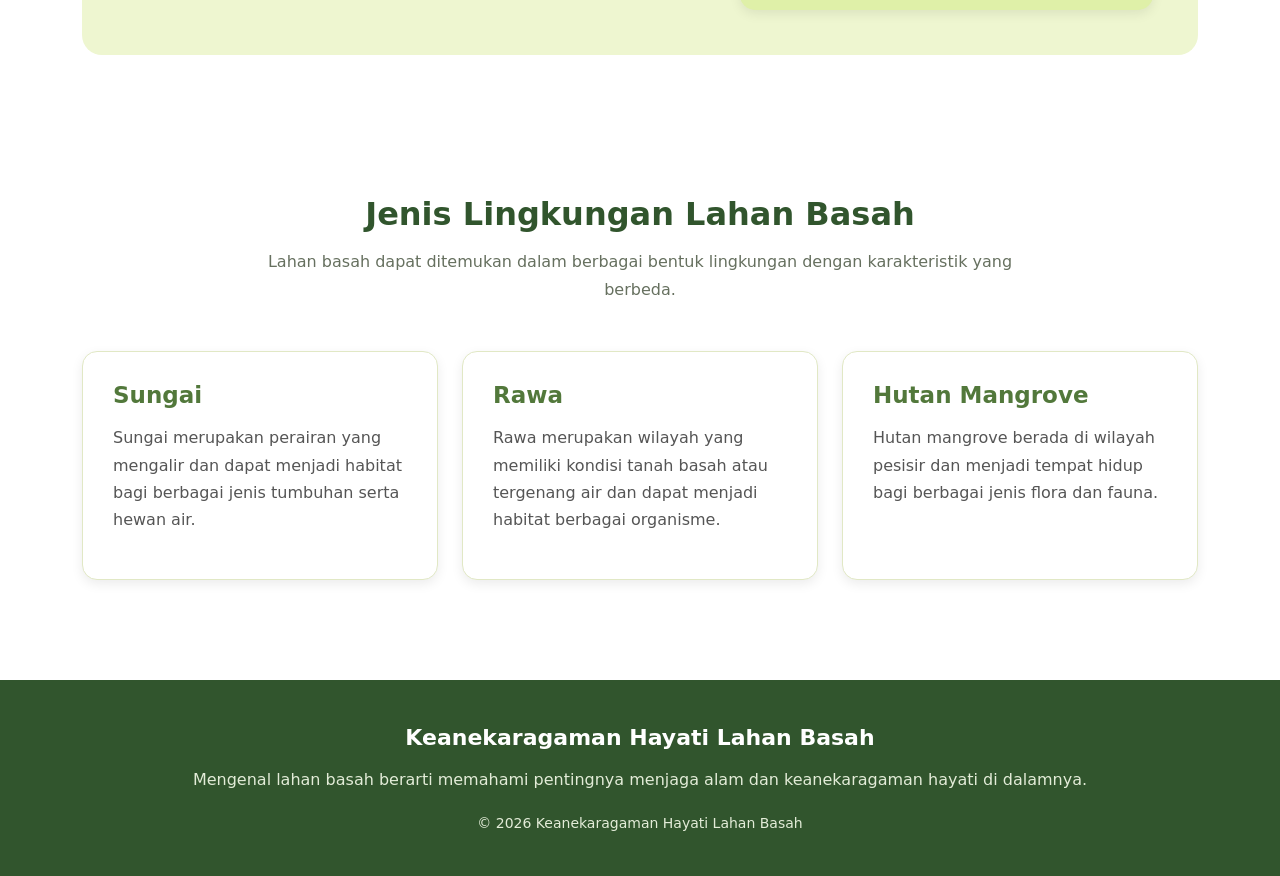
<file: Project Pemweb kel 10/tentang.html>
<!DOCTYPE html>
<html lang="id">
<head>
    <meta charset="UTF-8">
    <meta name="viewport" content="width=device-width, initial-scale=1.0">
    <title>Tentang Lahan Basah</title>

    <link rel="stylesheet" href="pemweb.css">
    <link href="https://cdn.jsdelivr.net/npm/bootstrap@5.3.3/dist/css/bootstrap.min.css" rel="stylesheet">
</head>

<body>

<nav class="navbar navbar-expand-lg navbar-custom">
    <div class="container">

        <a class="navbar-brand brand" href="index.html">
            Keanekaragaman Hayati Lahan Basah
        </a>

        <div class="navbar-nav ms-auto">
            <a class="nav-link" href="index.html">Beranda</a>
            <a class="nav-link active" href="tentang.html">Tentang</a>
            <a class="nav-link" href="flora.html">Flora</a>
            <a class="nav-link" href="fauna.html">Fauna</a>
            <a class="nav-link" href="habitat.html">Habitat</a>
            <a class="nav-link" href="rantaimakanan.html">Rantai Makanan</a>
            <a class="nav-link" href="ancaman.html">Ancaman</a>
            <a class="nav-link" href="pelestarian.html">Pelestarian</a>
            <a class="nav-link" href="kontak.html">Kontak</a>
        </div>

    </div>
</nav>


<section class="hero">

    <div class="container">

        <div class="row">

            <div class="col-lg-8">

                <h1>
                    Tentang Lahan Basah
                </h1>

                <p>
                    Mengenal pengertian, karakteristik, dan pentingnya
                    lahan basah bagi kehidupan serta lingkungan.
                </p>

            </div>

        </div>

    </div>

</section>


<section class="section">

    <div class="container">

        <div class="text-center mb-5">

            <h2 class="section-title">
                Mengenal Lahan Basah
            </h2>

            <p class="section-subtitle">
                Lahan basah merupakan lingkungan yang memiliki keberadaan
                air secara tetap atau sementara dan menjadi tempat hidup
                berbagai jenis organisme.
            </p>

        </div>


        <div class="row g-4">

            <div class="col-lg-6">

                <div class="info-card">

                    <h3>
                        Apa Itu Lahan Basah?
                    </h3>

                    <p>
                        Lahan basah adalah wilayah yang memiliki kondisi
                        tanah atau permukaan yang tergenang atau jenuh
                        oleh air. Lingkungan ini dapat ditemukan dalam
                        berbagai bentuk seperti rawa, sungai, danau,
                        serta hutan mangrove.
                    </p>

                    <p>
                        Kondisi lingkungan yang banyak mengandung air
                        membuat lahan basah menjadi tempat hidup bagi
                        berbagai tumbuhan dan hewan.
                    </p>

                </div>

            </div>


            <div class="col-lg-6">

                <div class="info-card">

                    <h3>
                        Karakteristik Lahan Basah
                    </h3>

                    <p>
                        Lahan basah memiliki kondisi lingkungan yang
                        dipengaruhi oleh keberadaan air. Karakteristik
                        tersebut membuat lahan basah memiliki
                        keanekaragaman organisme yang beragam.
                    </p>

                    <ul>
                        <li>Memiliki kandungan air yang tinggi.</li>
                        <li>Menjadi habitat berbagai organisme.</li>
                        <li>Memiliki tumbuhan yang beradaptasi dengan lingkungan basah.</li>
                        <li>Memiliki peran penting bagi keseimbangan ekosistem.</li>
                    </ul>

                </div>

            </div>

        </div>

    </div>

</section>


<section class="section">

    <div class="container">

        <div class="soft-box">

            <div class="row align-items-center">

                <div class="col-lg-7">

                    <h2>
                        Pentingnya Lahan Basah
                    </h2>

                    <p>
                        Lahan basah memiliki peran penting bagi kehidupan
                        karena menjadi tempat hidup berbagai jenis flora
                        dan fauna. Selain itu, lingkungan lahan basah juga
                        membantu menjaga keseimbangan ekosistem.
                    </p>

                    <p>
                        Keberadaan lahan basah perlu dijaga agar berbagai
                        organisme yang hidup di dalamnya dapat terus
                        berkembang dan lingkungan tetap terpelihara.
                    </p>

                </div>


                <div class="col-lg-5">

                    <div class="number-box">

                        <div class="number">
                            01
                        </div>

                        <h3>
                            Habitat Flora dan Fauna
                        </h3>

                        <p>
                            Lahan basah menyediakan tempat hidup bagi
                            berbagai jenis tumbuhan dan hewan.
                        </p>


                        <div class="number">
                            02
                        </div>

                        <h3>
                            Menjaga Keseimbangan Ekosistem
                        </h3>

                        <p>
                            Lahan basah mendukung hubungan antara berbagai
                            organisme dan lingkungan di sekitarnya.
                        </p>

                    </div>

                </div>

            </div>

        </div>

    </div>

</section>


<section class="section">

    <div class="container">

        <div class="text-center mb-5">

            <h2 class="section-title">
                Jenis Lingkungan Lahan Basah
            </h2>

            <p class="section-subtitle">
                Lahan basah dapat ditemukan dalam berbagai bentuk
                lingkungan dengan karakteristik yang berbeda.
            </p>

        </div>


        <div class="row g-4">

            <div class="col-md-4">

                <div class="info-card">

                    <h3>
                        Sungai
                    </h3>

                    <p>
                        Sungai merupakan perairan yang mengalir dan dapat
                        menjadi habitat bagi berbagai jenis tumbuhan
                        serta hewan air.
                    </p>

                </div>

            </div>


            <div class="col-md-4">

                <div class="info-card">

                    <h3>
                        Rawa
                    </h3>

                    <p>
                        Rawa merupakan wilayah yang memiliki kondisi
                        tanah basah atau tergenang air dan dapat menjadi
                        habitat berbagai organisme.
                    </p>

                </div>

            </div>


            <div class="col-md-4">

                <div class="info-card">

                    <h3>
                        Hutan Mangrove
                    </h3>

                    <p>
                        Hutan mangrove berada di wilayah pesisir dan
                        menjadi tempat hidup bagi berbagai jenis flora
                        dan fauna.
                    </p>

                </div>

            </div>

        </div>

    </div>

</section>


<footer class="footer">

    <div class="container text-center">

        <h3>
            Keanekaragaman Hayati Lahan Basah
        </h3>

        <p>
            Mengenal lahan basah berarti memahami pentingnya menjaga
            alam dan keanekaragaman hayati di dalamnya.
        </p>

        <p class="small-note">
            © 2026 Keanekaragaman Hayati Lahan Basah
        </p>

    </div>

</footer>

</body>
</html>
</file>
<file: Project Pemweb kel 10/pemweb.css>
/* ==============================
   DASAR
============================== */

* {
    box-sizing: border-box;
}

body {
    margin: 0;
    font-family: Arial, sans-serif;
    background-color: #f7fbe8;
    color: #333;
    line-height: 1.6;
}

img {
    max-width: 100%;
}


/* ==============================
   NAVBAR
============================== */

.navbar-custom {
    background-color: #f4fa9f;
    padding: 15px 0;
}

.brand {
    color: #31552d !important;
    font-size: 20px;
    font-weight: bold;
}

.navbar-custom .nav-link {
    color: #31552d;
    font-weight: 500;
    margin-left: 5px;
    padding: 8px 12px;
    border-radius: 8px;
    transition: 0.3s;
}

.navbar-custom .nav-link:hover {
    background-color: #dce98a;
    color: #1f3d1f;
}

.navbar-custom .nav-link.active {
    background-color: #8fbd4f;
    color: white !important;
}


/* ==============================
   HERO
============================== */

.hero {
    background-color: #dff0a8;
    padding: 80px 0;
}

.hero h1 {
    color: #31552d;
    font-size: 45px;
    font-weight: bold;
    margin-bottom: 20px;
}

.hero p {
    color: #4d5d45;
    font-size: 18px;
    max-width: 750px;
    line-height: 1.7;
}


/* ==============================
   SECTION
============================== */

.section {
    padding: 70px 0;
}

.section-title {
    color: #31552d;
    font-size: 32px;
    font-weight: bold;
    margin-bottom: 15px;
}

.section-subtitle {
    color: #66705f;
    max-width: 800px;
    margin: 0 auto;
    line-height: 1.7;
}


/* ==============================
   CARD UMUM
============================== */

.info-card {
    height: 100%;
    padding: 30px;
    background-color: white;
    border: 1px solid #e1e8c5;
    border-radius: 15px;
    box-shadow: 0 4px 12px rgba(0, 0, 0, 0.08);
    transition: 0.3s;
}

.info-card:hover {
    transform: translateY(-5px);
}

.info-card h3 {
    color: #52783b;
    font-size: 23px;
    font-weight: bold;
    margin-bottom: 15px;
}

.info-card p {
    color: #555;
    line-height: 1.7;
}

.info-card ul {
    padding-left: 20px;
}

.info-card li {
    margin-bottom: 10px;
}


/* ==============================
   FLORA & FAUNA
============================== */

.flora-container,
.fauna-container {
    display: grid;
    grid-template-columns: repeat(3, 1fr);
    gap: 30px;
    max-width: 1150px;
    margin: 40px auto;
    padding: 0 20px;
}


/* ==============================
   KARTU FLORA & FAUNA
============================== */

.flora-card,
.fauna-card {
    background-color: #dff0a8;
    width: 100%;
    min-height: 500px;
    padding: 20px;
    border: 1px solid #e1e8c5;
    border-radius: 18px;
    text-align: center;
    box-shadow: 0 5px 15px rgba(0, 0, 0, 0.08);
    transition: 0.3s;
    display: flex;
    flex-direction: column;
}

.flora-card:hover,
.fauna-card:hover {
    transform: translateY(-7px);
}


/* ==============================
   FOTO FLORA & FAUNA
============================== */

.flora-card img,
.fauna-card img {
    display: block;
    width: 100%;
    height: 230px;
    object-fit: cover;
    border-radius: 12px;
    margin-bottom: 20px;
}


/* ==============================
   KHUSUS BURUNG KUNTUL & IKAN BETOK
   AGAR FOTO TIDAK TERPOTONG
============================== */

.fauna-card img[alt="Burung Kuntul"],
.fauna-card img[alt="Ikan Betok"] {
    object-fit: contain;
    background-color: #f5f5f5;
}


/* ==============================
   JUDUL FLORA & FAUNA
============================== */

.flora-card h3,
.fauna-card h3 {
    color: #52783b;
    font-size: 23px;
    font-weight: bold;
    margin: 0 0 5px 0;
}


/* ==============================
   NAMA ILMIAH
============================== */

.flora-card .nama-ilmiah,
.fauna-card .nama-ilmiah {
    color: #777;
    font-size: 16px;
    margin: 0 0 12px 0;
}


/* ==============================
   DESKRIPSI
============================== */

.flora-card > p:last-child,
.fauna-card > p:last-child {
    color: #555;
    font-size: 15px;
    line-height: 1.6;
    margin: 0;
}


/* ==============================
   SOFT BOX
============================== */

.soft-box {
    padding: 45px;
    background-color: #eef6d0;
    border-radius: 20px;
}

.soft-box h2 {
    color: #2e5d34;
    font-weight: bold;
    margin-bottom: 20px;
}

.soft-box p {
    color: #555;
    line-height: 1.8;
}

.soft-box img {
    display: block;
    max-width: 100%;
    height: auto;
    margin-left: auto;
    margin-right: auto;
    border-radius: 12px;
}


/* ==============================
   NUMBER BOX
============================== */

.number-box {
    padding: 30px;
    background-color: #dff0a8;;
    border-radius: 15px;
    box-shadow: 0 4px 12px rgba(0, 0, 0, 0.08);
}

.number {
    display: flex;
    align-items: center;
    justify-content: center;
    width: 45px;
    height: 45px;
    margin-bottom: 12px;
    background-color: #8fbd4f;
    color: white;
    border-radius: 50%;
    font-weight: bold;
}

.number-box h3 {
    color: #52783b;
    font-size: 20px;
    font-weight: bold;
    margin-bottom: 8px;
}

.number-box p {
    color: #666;
    line-height: 1.6;
    margin-bottom: 25px;
}

/* =========================
   BAGIAN ANCAMAN
========================= */

.materi {
    max-width: 1000px;
    margin: 50px auto;
    padding: 35px;
}

.materi h2 {
    text-align: center;
    color: #2e7d32;
    font-weight: bold;
    margin-bottom: 15px;
}

.materi > p {
    text-align: center;
    color: #666;
    margin-bottom: 30px;
}


/* CARD ANCAMAN */

.ancaman {
    background-color: #dff0a8;
    padding: 25px;
    margin-bottom: 20px;
    border-radius: 12px;
    border-left: 5px solid #4caf50;
    box-shadow: 0 3px 10px rgba(0, 0, 0, 0.08);
}

.ancaman h3 {
    color: #2e7d32;
    font-size: 21px;
    font-weight: bold;
    margin-bottom: 12px;
}

.ancaman p {
    color: #444;
    margin-bottom: 0;
    text-align: justify;
    line-height: 1.7;
}


/* HOVER */

.ancaman:hover {
    transform: translateY(-3px);
    box-shadow: 0 6px 15px rgba(0, 0, 0, 0.12);
    transition: 0.3s;
}
/* ==============================
   PELESTARIAN
============================== */

.materi {
    max-width: 1000px;
    background-color: white;
    margin: 0 auto 10px auto;
    padding: 15px 0;
}

/* Judul dan pengantar */
.materi h2 {
    background-color: white;
    color: #2e7d32;
    font-weight: bold;
    margin-bottom: 15px;
    text-align: center;
}

.materi .container p {
    max-width: 900px;
    margin-bottom: 30px;
    background-color: white;
    color: #555;
    line-height: 1.7;
    text-align: justify;
}


/* ==============================
   CARD PELESTARIAN
============================== */

.pelestarian {
    max-width: 900px;
    margin: 0 auto 20px auto;
    padding: 25px;
    background-color: #dff0a8;
    border-radius: 12px;
    border-left: 5px solid #4caf50;
    box-shadow: 0 3px 10px rgba(0, 0, 0, 0.08);
}

.pelestarian h3 {
    color: #2e7d32;
    font-size: 21px;
    font-weight: bold;
    margin-bottom: 12px;
}

.pelestarian p {
    background-color: #dff0a8;
    color: #444;
    line-height: 1.7;
    text-align: justify;
    margin-bottom: 0;
}


/* ==============================
   EFEK CARD
============================== */

.pelestarian:hover {
    transform: translateY(-3px);
    box-shadow: 0 6px 15px rgba(0, 0, 0, 0.12);
    transition: 0.3s;
}

/* ==============================
   KONTAK
============================== */

.kontak {
    max-width: 900px;
    margin: 50px auto 30px;
    padding: 35px;
    background-color: #dff0a8;
    border-radius: 15px;
    box-shadow: 0 4px 15px rgba(0, 0, 0, 0.08);
}

.kontak h2 {
    text-align: center;
    color: #2e7d32;
    font-weight: bold;
    margin-bottom: 15px;
}

.kontak > p {
    text-align: center;
    color: #666;
    margin-bottom: 30px;
}


/* FORM KONTAK */

.kontak form {
    display: flex;
    flex-direction: column;
}

.kontak label {
    font-weight: bold;
    color: #2e5d34;
    margin-bottom: 7px;
}

.kontak input,
.kontak textarea {
    width: 100%;
    padding: 12px;
    margin-bottom: 18px;
    border: 1px solid #c8d6c0;
    border-radius: 8px;
    font-size: 15px;
}

.kontak input:focus,
.kontak textarea:focus {
    outline: none;
    border-color: #4caf50;
    box-shadow: 0 0 0 3px rgba(76, 175, 80, 0.15);
}

.kontak textarea {
    resize: vertical;
}


/* TOMBOL */

.kontak button {
    padding: 11px 20px;
    border: none;
    border-radius: 8px;
    font-weight: bold;
    cursor: pointer;
    margin-top: 5px;
    margin-right: 8px;
}

.kontak button[type="submit"] {
    background-color: #2e7d32;
    color: white;
}

.kontak button[type="submit"]:hover {
    background-color: #1b5e20;
}

.kontak button[type="reset"] {
    background-color: #d9e2d3;
    color: #333;
}

.kontak button[type="reset"]:hover {
    background-color: #c5d1bf;
}


/* =========================
   INFORMASI KONTAK
========================= */

.informasi-kontak {
    max-width: 900px;
    margin: 30px auto 50px;
    padding: 30px;
    background-color: #e4f1d5;
    border-radius: 15px;
    border-left: 6px solid #2e7d32;
}

.informasi-kontak h2 {
    color: #2e7d32;
    font-weight: bold;
    margin-bottom: 20px;
}

.informasi-kontak p {
    background-color: white;
    padding: 12px 15px;
    border-radius: 8px;
    margin-bottom: 10px;
}


/* ==============================
   FOOTER
============================== */

.footer {
    background-color: #31552d;
    color: white;
    padding: 45px 0 25px;
    margin-top: 30px;
}

.footer h3 {
    font-size: 22px;
    font-weight: bold;
    margin-bottom: 15px;
}

.footer p {
    color: #e3ecd8;
    line-height: 1.6;
}

.small-note {
    margin-top: 20px;
    font-size: 14px;
}



/* ==============================
   RESPONSIVE TABLET
============================== */

@media (max-width: 992px) {

    .navbar-custom .nav-link {
        margin-left: 0;
    }

    .hero h1 {
        font-size: 38px;
    }

    .flora-container,
    .fauna-container {
        grid-template-columns: repeat(2, 1fr);
    }
}


/* ==============================
   RESPONSIVE HP
============================== */

@media (max-width: 768px) {

    .hero {
        padding: 60px 20px;
    }

    .hero h1 {
        font-size: 32px;
    }

    .hero p {
        font-size: 16px;
    }

    .section {
        padding: 50px 20px;
    }

    .section-title {
        font-size: 28px;
    }

    .flora-container,
    .fauna-container {
        grid-template-columns: 1fr;
        padding: 0 15px;
        gap: 25px;
    }

    .flora-card,
    .fauna-card {
        min-height: auto;
    }

    .flora-card img,
    .fauna-card img {
        height: 250px;
    }

    .fauna-card img[alt="Burung Kuntul"],
    .fauna-card img[alt="Ikan Betok"] {
        object-fit: contain;
    }

    .soft-box {
        padding: 25px;
    }

    .materi {
        padding: 50px 20px;
    }

    .materi h1 {
        font-size: 32px;
    }

    .kontak {
        padding: 50px 20px;
    }
}


/* ==============================
   RESPONSIVE HP KECIL
============================== */

@media (max-width: 480px) {

    .brand {
        font-size: 17px;
    }

    .hero h1 {
        font-size: 28px;
    }

    .section-title {
        font-size: 25px;
    }

    .info-card {
        padding: 22px;
    }

    .soft-box {
        padding: 20px;
    }

    .number-box {
        padding: 22px;
    }

    .flora-card img,
    .fauna-card img {
        height: 220px;
    }

    .fauna-card img[alt="Burung Kuntul"],
    .fauna-card img[alt="Ikan Betok"] {
        object-fit: contain;
    }
}
</file>
